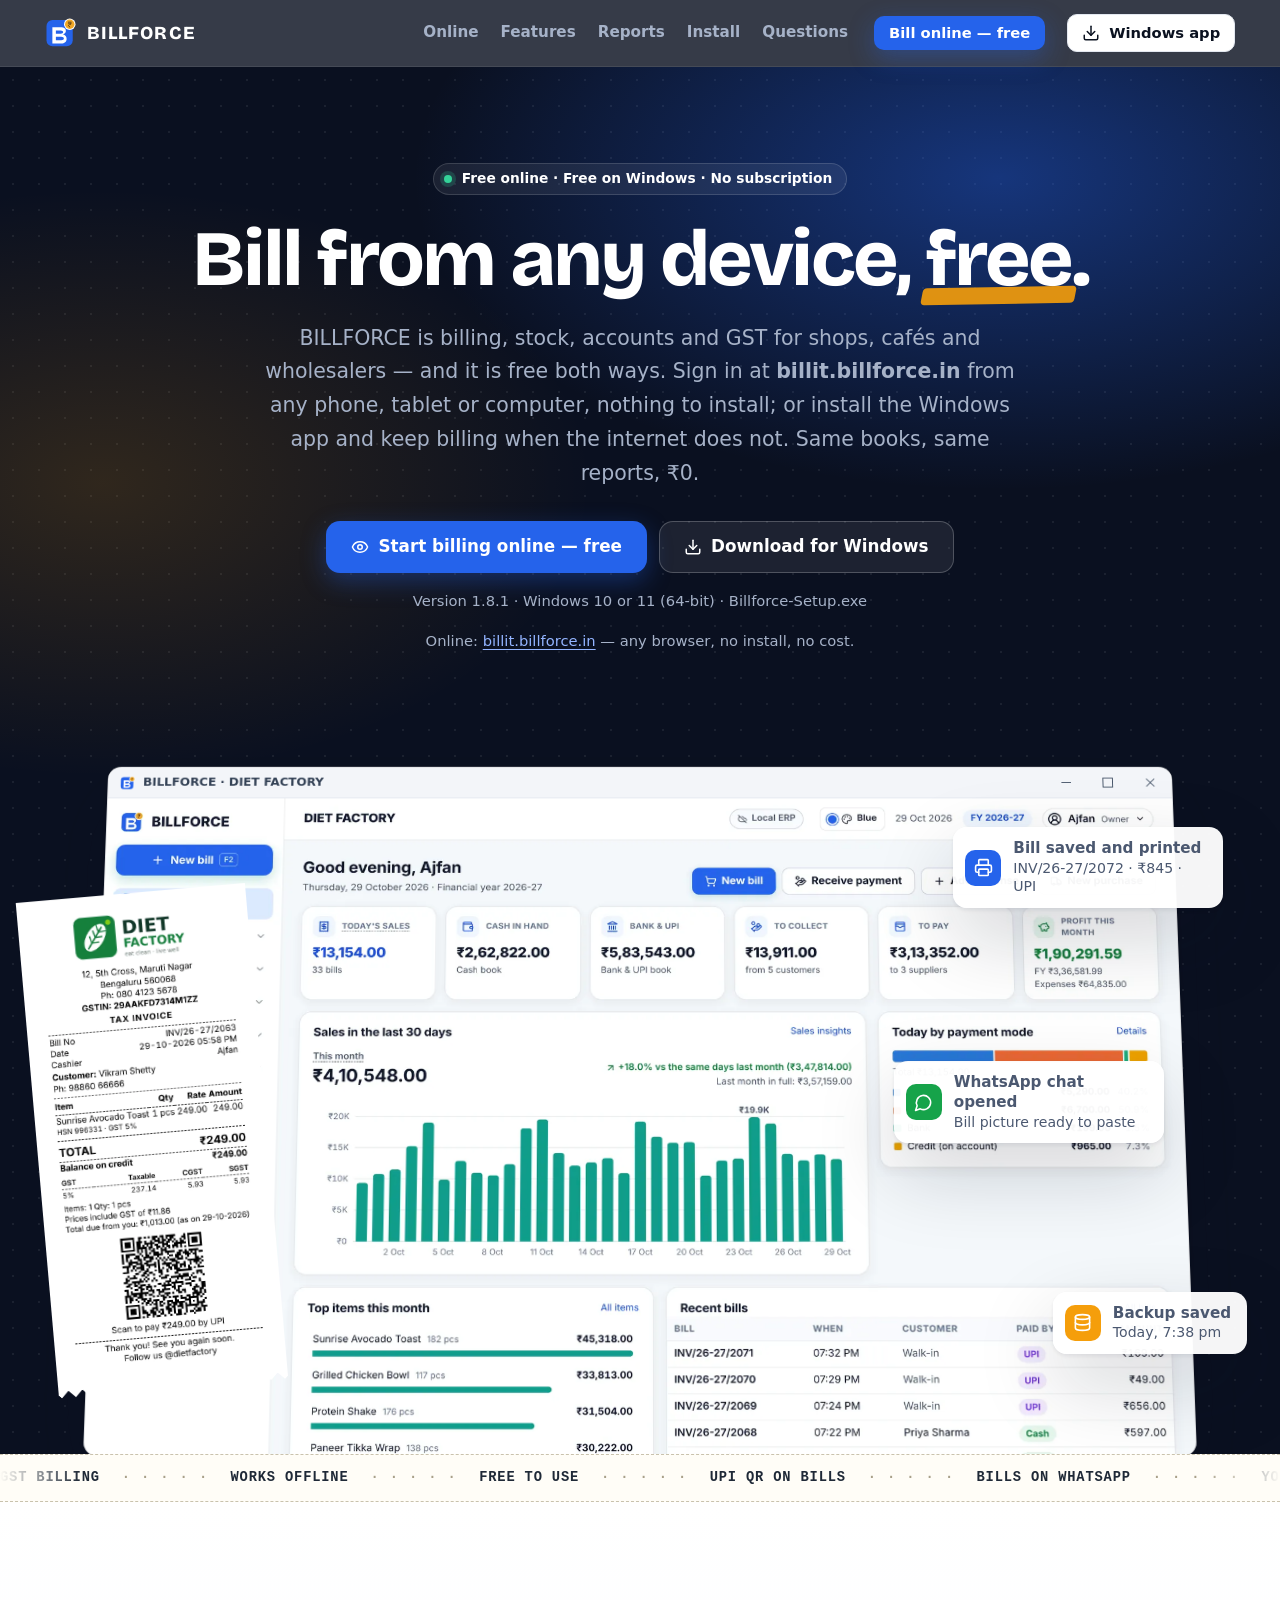
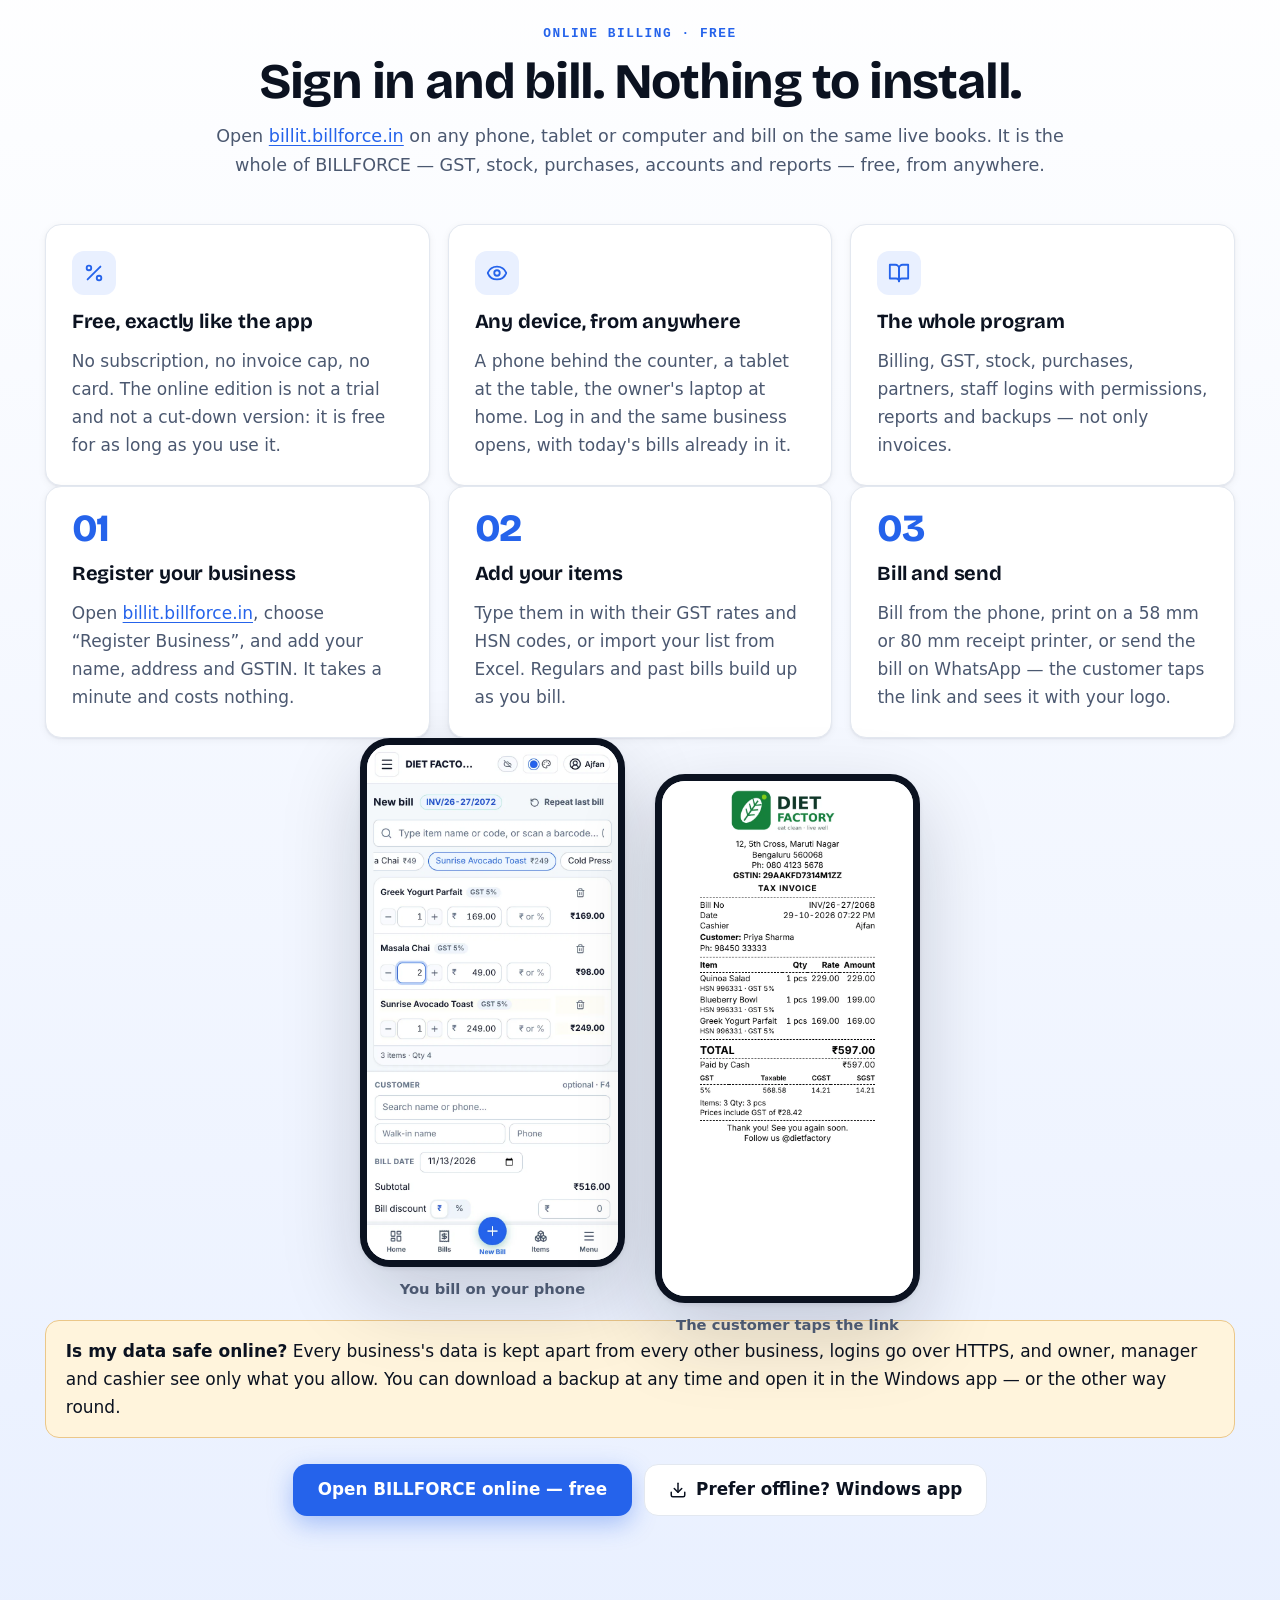
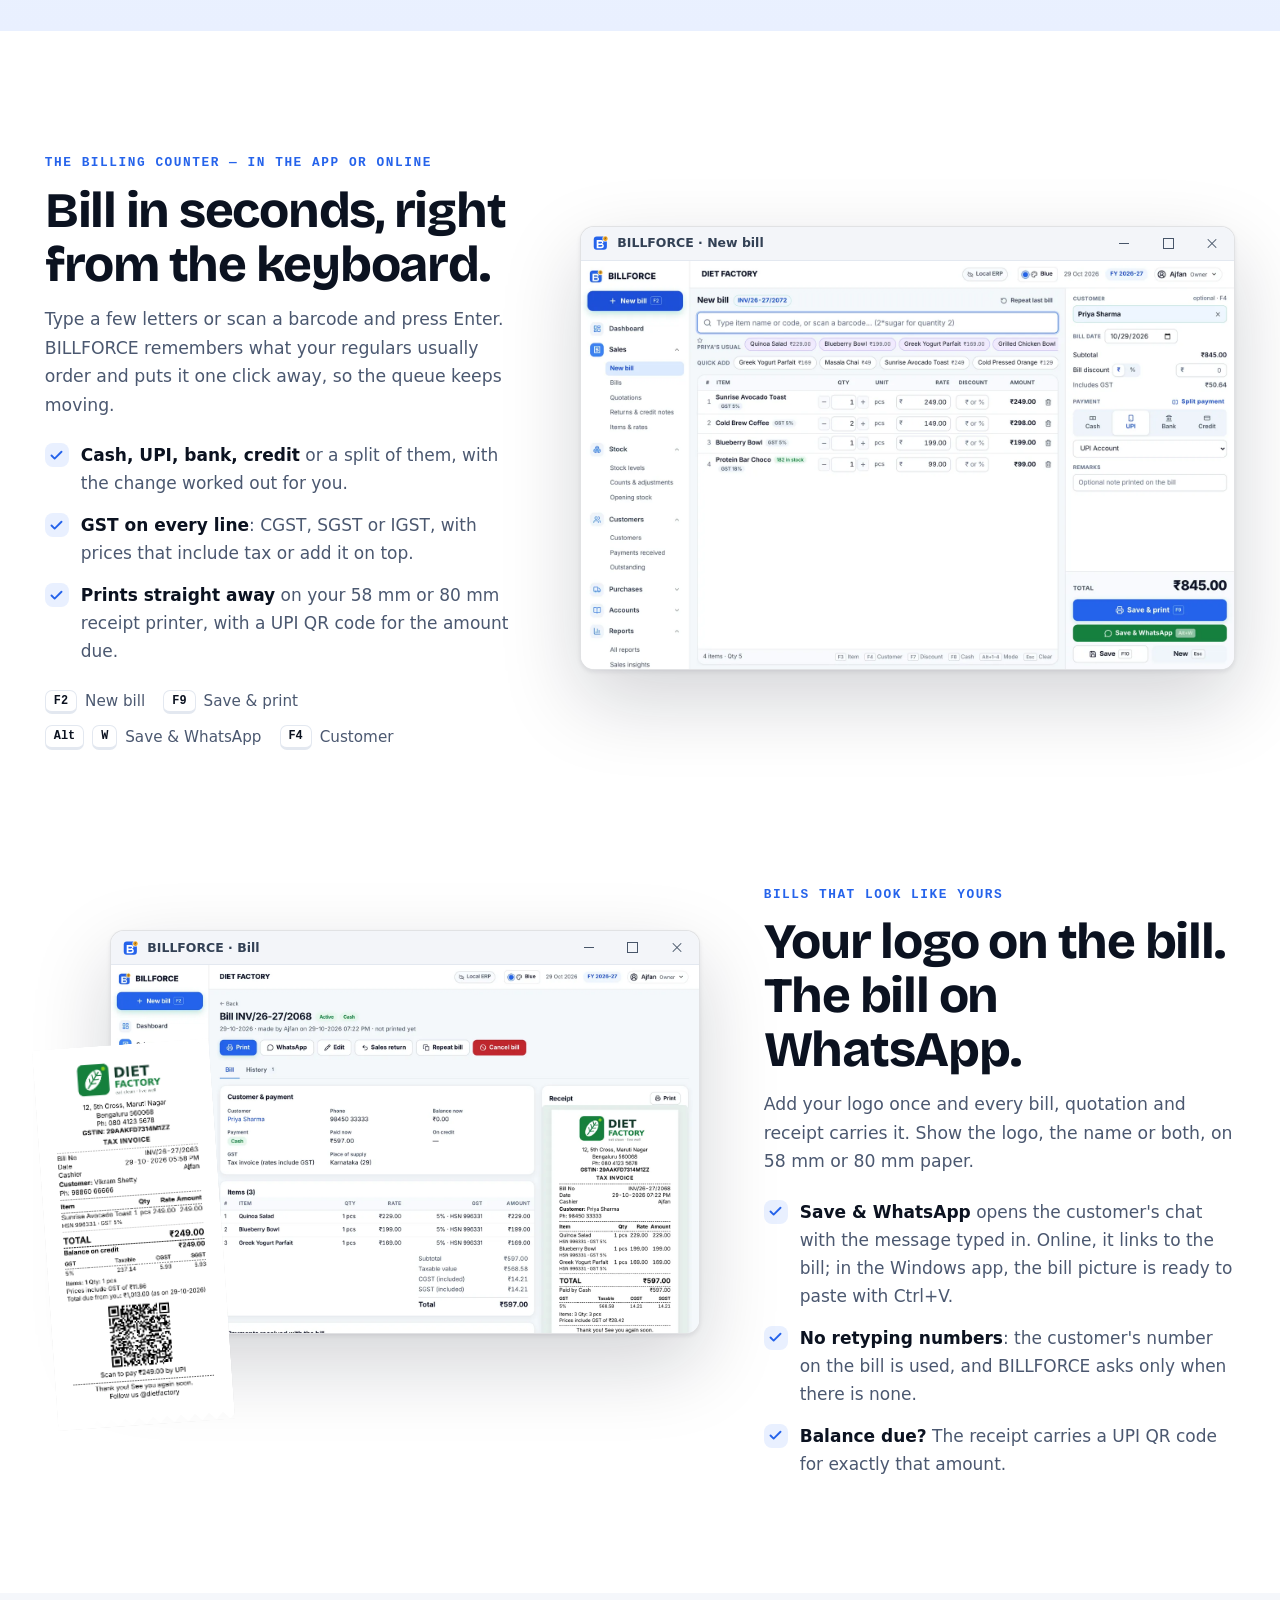
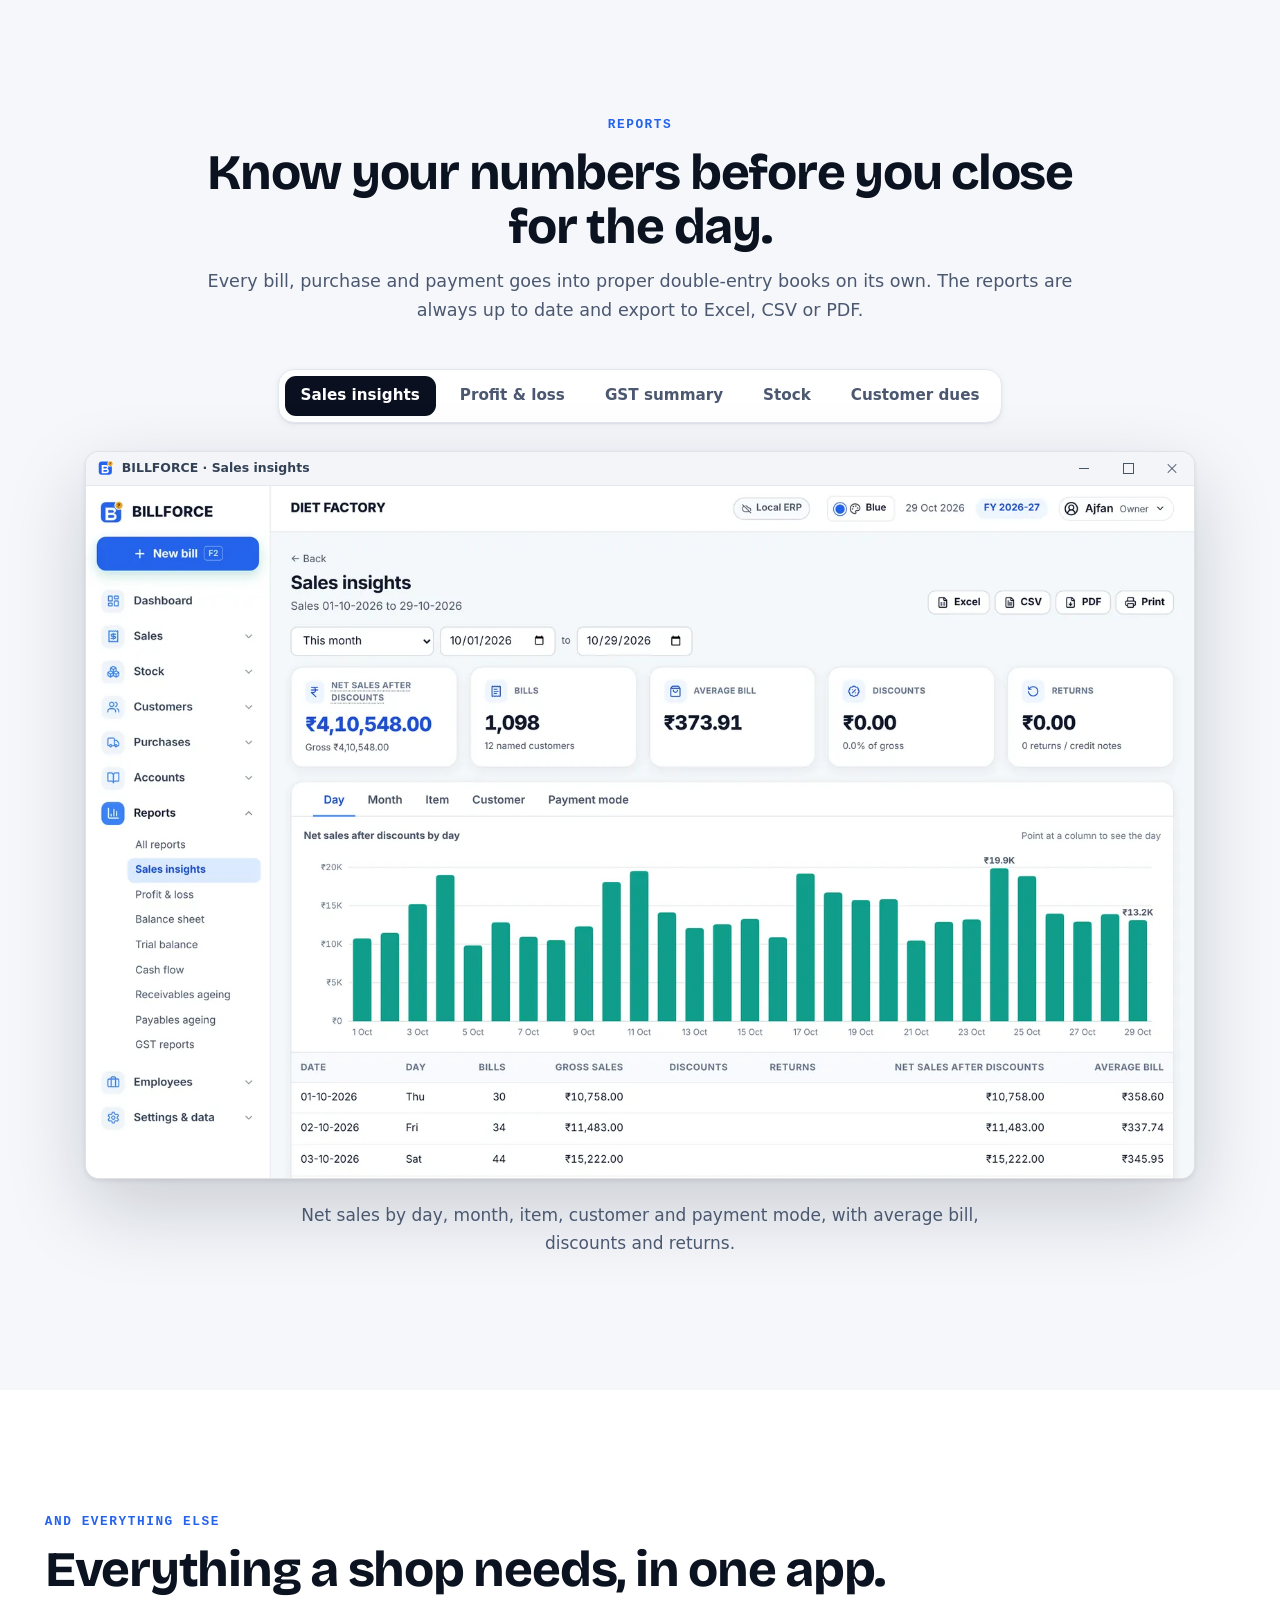
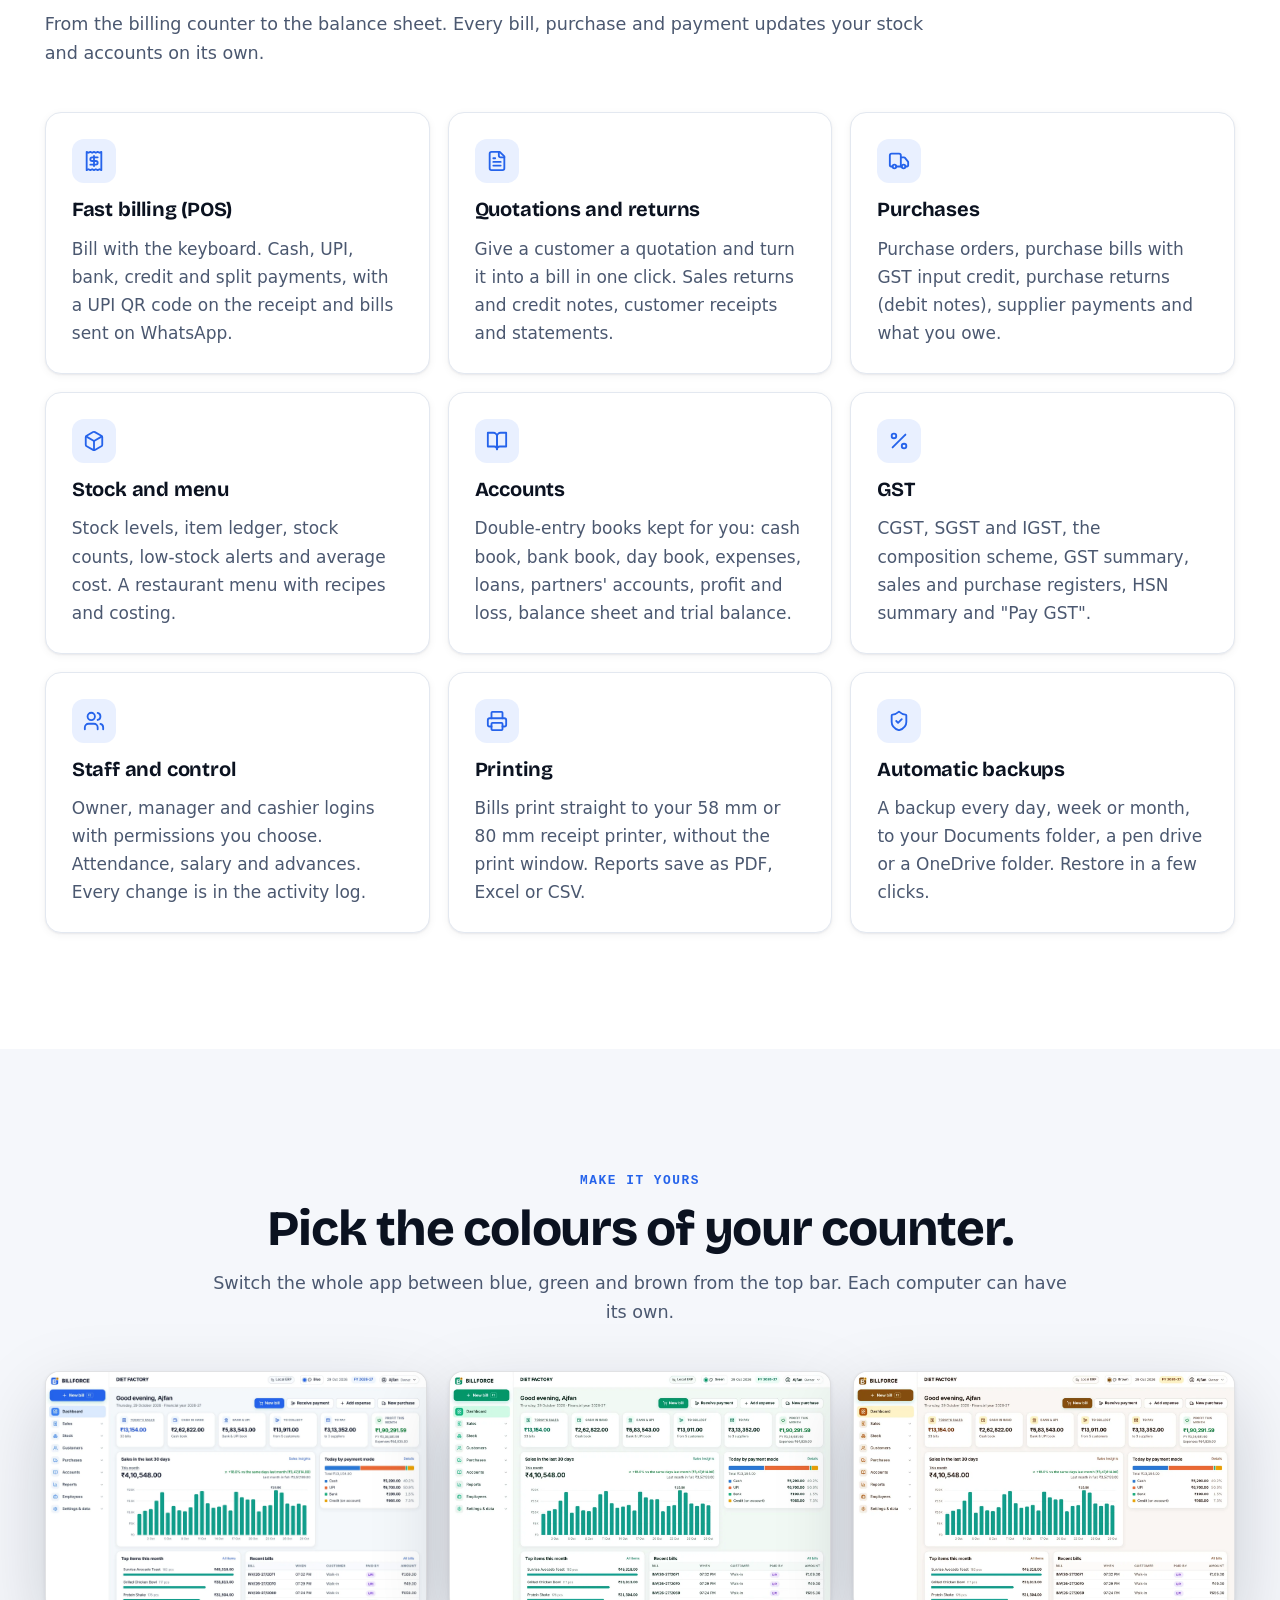
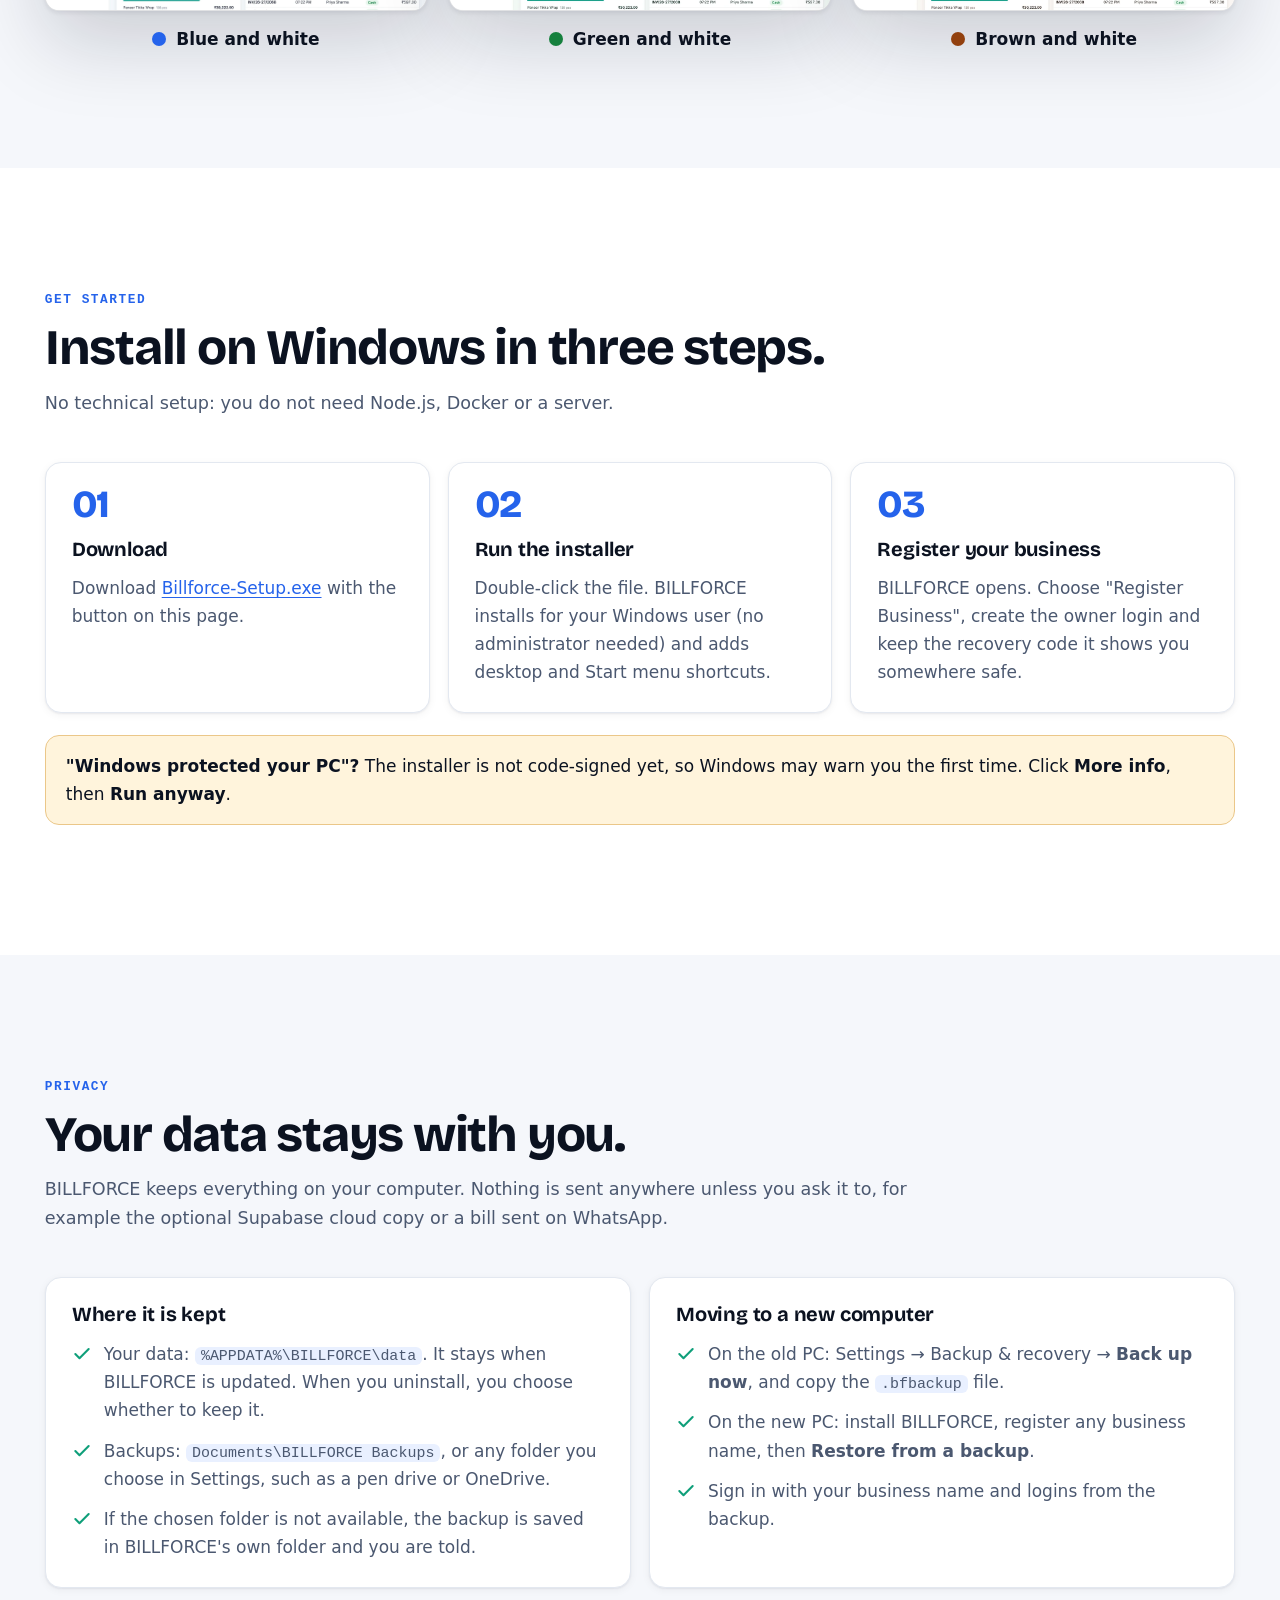
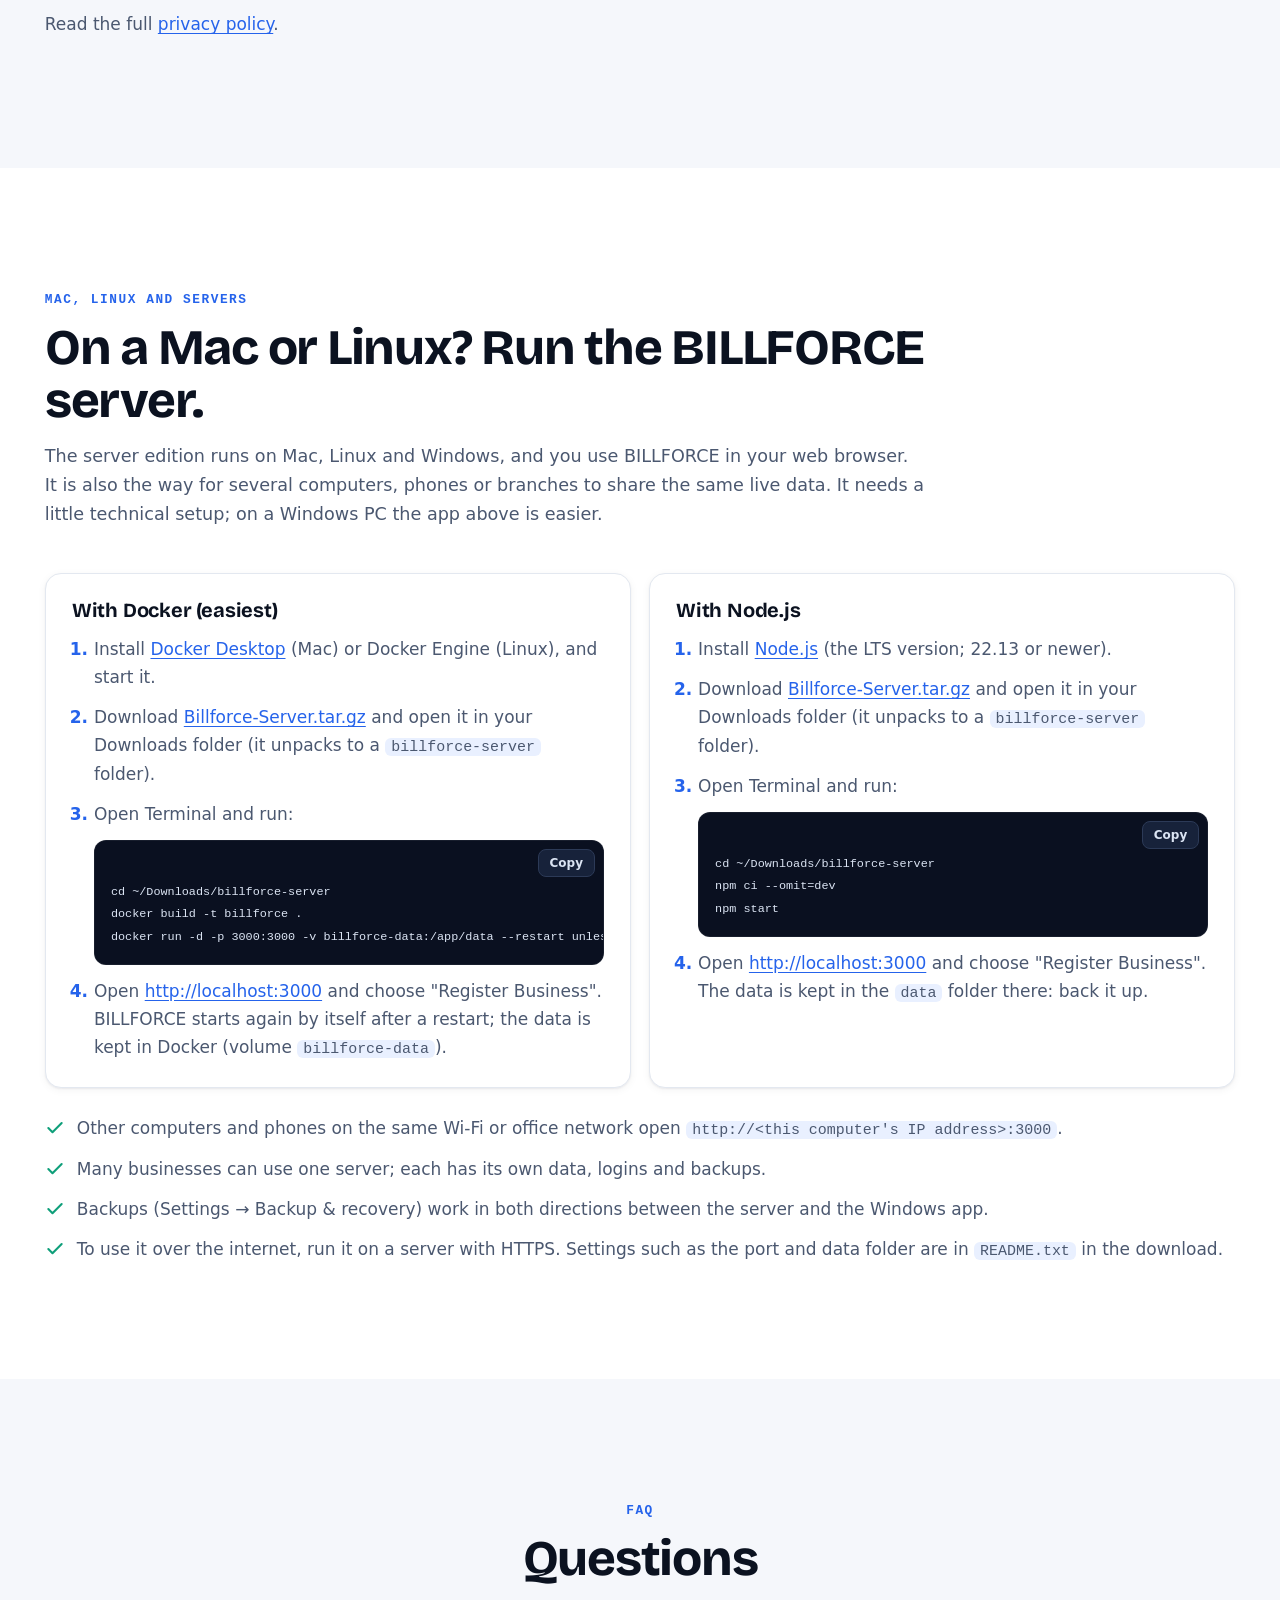
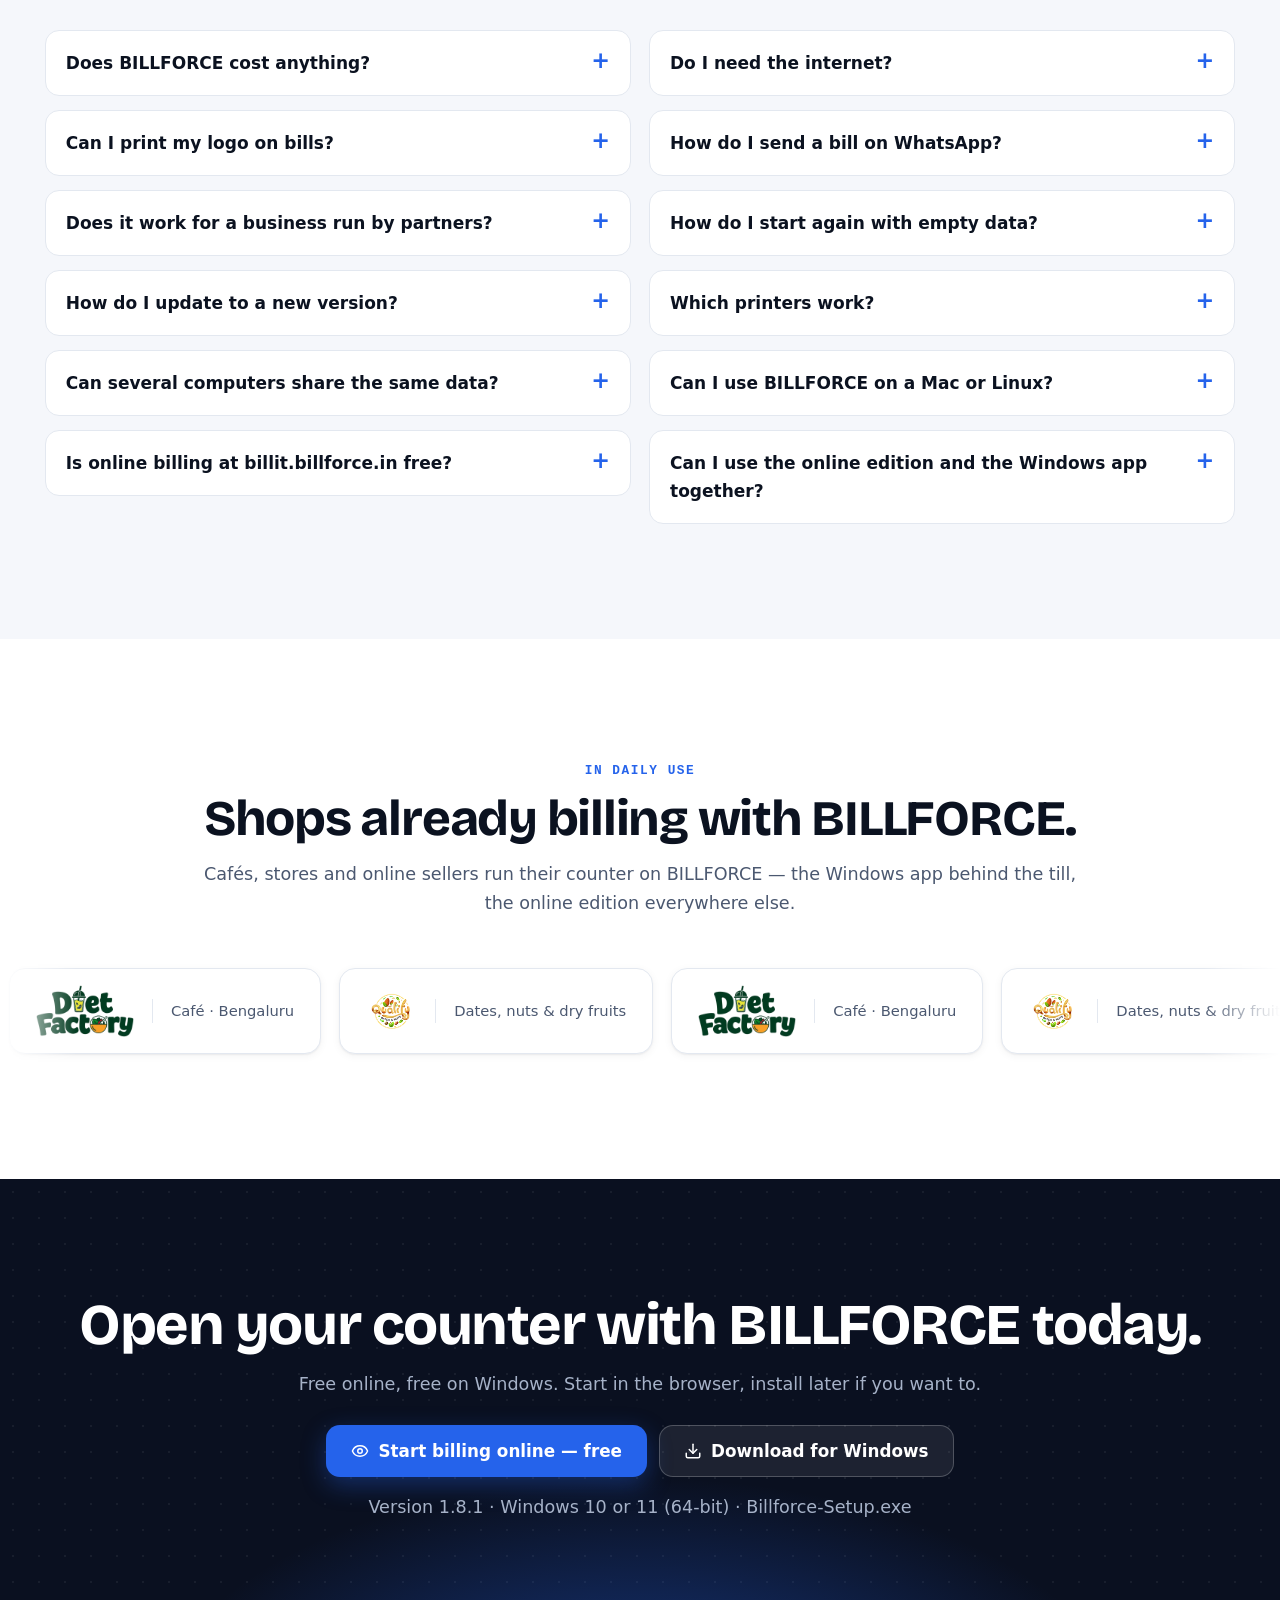
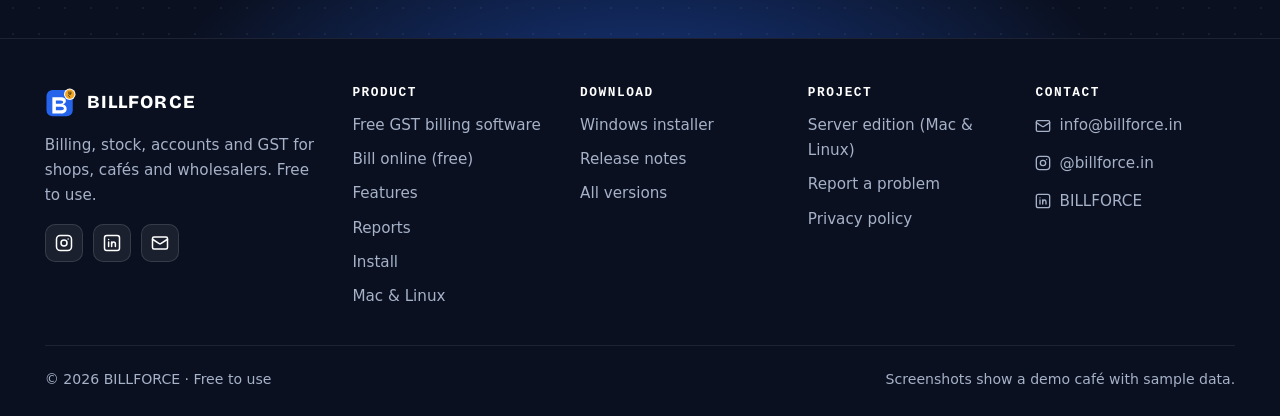
<file: index.html>
<!doctype html>
<html lang="en-IN">
<head>
  <meta charset="utf-8">
  <meta name="viewport" content="width=device-width, initial-scale=1">

  <title>Free Online &amp; Offline GST Billing Software · BILLFORCE</title>
  <meta name="description" content="Free GST billing online from any phone or computer, or offline on Windows. Bills, stock, accounts and GST reports — one free app, no subscription.">
  <meta name="robots" content="index, follow, max-image-preview:large, max-snippet:-1">
  <meta name="theme-color" content="#0a1020">

  <link rel="canonical" href="https://billforce.in/">
  <link rel="icon" type="image/svg+xml" href="./icon.svg">
  <link rel="apple-touch-icon" href="./icon.png">
  <link rel="preload" href="./fonts/bricolage-grotesque.woff2" as="font" type="font/woff2" crossorigin>

  <!-- Open Graph -->
  <meta property="og:site_name" content="BILLFORCE">
  <meta property="og:locale" content="en_IN">
  <meta property="og:url" content="https://billforce.in/">
  <meta property="og:type" content="website">
  <meta property="og:title" content="Bill online free, or offline on Windows · BILLFORCE">
  <meta property="og:description" content="Free GST billing online from any phone or computer, or offline on Windows. Bills, stock, accounts and GST reports — one free app, no subscription.">
  <meta property="og:image" content="https://billforce.in/screens/og.jpg">
  <meta property="og:image:type" content="image/jpeg">
  <meta property="og:image:width" content="1200">
  <meta property="og:image:height" content="630">
  <meta property="og:image:alt" content="The BILLFORCE dashboard showing today's sales, cash and bank balances and a 30-day sales chart.">

  <!-- Twitter -->
  <meta name="twitter:card" content="summary_large_image">
  <meta name="twitter:title" content="Bill online free, or offline on Windows · BILLFORCE">
  <meta name="twitter:description" content="Free GST billing online from any phone or computer, or offline on Windows. Bills, stock, accounts and GST reports — one free app, no subscription.">
  <meta name="twitter:image" content="https://billforce.in/screens/og.jpg">
  <meta name="twitter:image:alt" content="The BILLFORCE dashboard showing today's sales, cash and bank balances and a 30-day sales chart.">

  <link rel="stylesheet" href="./styles.css">
  <script>document.documentElement.classList.add('js');</script>

  <script type="application/ld+json">
  {
    "@context": "https://schema.org",
    "@graph": [
      {
        "@type": "Organization",
        "@id": "https://billforce.in/#organization",
        "name": "BILLFORCE",
        "url": "https://billforce.in/",
        "logo": {
          "@type": "ImageObject",
          "url": "https://billforce.in/icon.png",
          "width": 512,
          "height": 512
        },
        "email": "info@billforce.in",
        "sameAs": [
          "https://www.instagram.com/billforce.in/",
          "https://www.linkedin.com/company/billforce/",
          "https://github.com/ajfan6T/billforce-releases"
        ]
      },
      {
        "@type": "WebSite",
        "@id": "https://billforce.in/#website",
        "url": "https://billforce.in/",
        "name": "BILLFORCE",
        "inLanguage": "en-IN",
        "publisher": { "@id": "https://billforce.in/#organization" }
      },
      {
        "@type": "SoftwareApplication",
        "@id": "https://billforce.in/#software",
        "name": "BILLFORCE",
        "alternateName": "BILLFORCE billing, stock, accounts and GST software",
        "description": "BILLFORCE is free billing, stock, accounts and GST software for shops, cafés and wholesalers. Bill online at billit.billforce.in from any phone, tablet or computer, or install the Windows app and work offline; both are free.",
        "url": "https://billforce.in/",
        "applicationCategory": "BusinessApplication",
        "applicationSubCategory": "Point of sale and GST billing",
        "operatingSystem": "Windows 10, Windows 11 (64-bit)",
        "softwareVersion": "1.8.1",
        "inLanguage": "en-IN",
        "image": "https://billforce.in/screens/dashboard.webp",
        "screenshot": "https://billforce.in/screens/dashboard.webp",
        "featureList": [
          "GST billing with CGST, SGST and IGST",
          "Offline billing, stock and accounts",
          "Cash, UPI, bank, credit and split payments",
          "UPI QR code on every bill",
          "Bills sent on WhatsApp",
          "58 mm and 80 mm receipt printing",
          "Purchases, quotations, sales returns and credit notes",
          "Double-entry accounts, profit and loss, balance sheet, trial balance",
          "Stock levels, item ledger and low-stock alerts",
          "Staff logins with permissions",
          "Automatic backups to a folder, pen drive or OneDrive",
          "Excel, CSV and PDF exports"
        ],
        "offers": {
          "@type": "Offer",
          "price": "0",
          "priceCurrency": "INR",
          "availability": "https://schema.org/InStock",
          "url": "https://billforce.in/"
        },
        "publisher": { "@id": "https://billforce.in/#organization" }
      },
      {
        "@type": "FAQPage",
        "@id": "https://billforce.in/#faq",
        "mainEntity": [
          {
            "@type": "Question",
            "name": "Does BILLFORCE cost anything?",
            "acceptedAnswer": { "@type": "Answer", "text": "No. BILLFORCE is free to download and use." }
          },
          {
            "@type": "Question",
            "name": "Do I need the internet?",
            "acceptedAnswer": { "@type": "Answer", "text": "Not for the Windows app: billing, stock, accounts, printing and backups all work offline. The internet is only needed to download BILLFORCE, to send bills on WhatsApp and, if you turn it on, for the optional Supabase cloud copy. Online billing at billit.billforce.in works from any phone or computer with the internet." }
          },
          {
            "@type": "Question",
            "name": "Can I print my logo on bills?",
            "acceptedAnswer": { "@type": "Answer", "text": "Yes. Add it in Settings, Business, next to the business name, and choose what the top of the bill shows: logo and name, logo only (when your logo already has the name in it) or name only." }
          },
          {
            "@type": "Question",
            "name": "How do I send a bill on WhatsApp?",
            "acceptedAnswer": { "@type": "Answer", "text": "Press Save and WhatsApp (Alt+W) on the billing screen, or WhatsApp on a saved bill. The customer's chat opens with a short message typed in. With online billing the message has a link the customer taps to see the bill, so just press Send. In the Windows app the bill picture is copied: click in the message box, press Ctrl+V, then Send." }
          },
          {
            "@type": "Question",
            "name": "Does it work for a business run by partners?",
            "acceptedAnswer": { "@type": "Answer", "text": "Yes. Add each partner with their share of profit in Accounts, Partners. Record what each one invests, expenses they pay from their own pocket and what they take out; BILLFORCE keeps every partner's balance and shares the profit by their ratio when the year is closed." }
          },
          {
            "@type": "Question",
            "name": "How do I start again with empty data?",
            "acceptedAnswer": { "@type": "Answer", "text": "The owner can use Reset data in Settings, Backup and recovery, with their password. Delete every bill and accounts entry and keep your items and customers, or delete everything. A safety backup is saved first, so you can undo it." }
          },
          {
            "@type": "Question",
            "name": "How do I update to a new version?",
            "acceptedAnswer": { "@type": "Answer", "text": "Download the new Billforce-Setup.exe from the website and run it. Your data and backups are kept." }
          },
          {
            "@type": "Question",
            "name": "Which printers work?",
            "acceptedAnswer": { "@type": "Answer", "text": "Any printer installed in Windows, including 58 mm and 80 mm thermal receipt printers. Choose yours in Settings, Receipt and printer and bills print straight to it." }
          },
          {
            "@type": "Question",
            "name": "Can several computers share the same data?",
            "acceptedAnswer": { "@type": "Answer", "text": "Yes: sign in at billit.billforce.in from every phone and computer, and they all work on the same books. You can also run your own server edition: run it on one computer or a server and open BILLFORCE in the browser of the others. The Windows app keeps its data on one PC." }
          },
          {
            "@type": "Question",
            "name": "Can I use BILLFORCE on a Mac or Linux?",
            "acceptedAnswer": { "@type": "Answer", "text": "Yes. Run the BILLFORCE server edition (with Docker or Node.js) and use it in your web browser." }
          },
          {
            "@type": "Question",
            "name": "Is online billing at billit.billforce.in free?",
            "acceptedAnswer": { "@type": "Answer", "text": "Yes. The online edition is free, with no subscription, no invoice cap and no card, and it is the whole program: billing, GST, stock, purchases, accounts, staff logins and reports." }
          },
          {
            "@type": "Question",
            "name": "Can I use the online edition and the Windows app together?",
            "acceptedAnswer": { "@type": "Answer", "text": "Yes. Both use the same backup, so you can download a backup online and open it in the Windows app, or the other way round." }
          }
        ]
      }
    ]
  }
  </script>
</head>
<body>
  <svg width="0" height="0" style="position:absolute" aria-hidden="true" focusable="false">
    <symbol id="i-download" viewBox="0 0 24 24"><path d="M21 15v4a2 2 0 0 1-2 2H5a2 2 0 0 1-2-2v-4"/><polyline points="7 10 12 15 17 10"/><line x1="12" x2="12" y1="15" y2="3"/></symbol>
    <symbol id="i-instagram" viewBox="0 0 24 24"><rect x="2" y="2" width="20" height="20" rx="5"/><circle cx="12" cy="12" r="4"/><line x1="17.5" x2="17.51" y1="6.5" y2="6.5"/></symbol>
    <symbol id="i-linkedin" viewBox="0 0 24 24"><rect x="2" y="2" width="20" height="20" rx="3"/><line x1="7.5" x2="7.5" y1="10.5" y2="16.5"/><line x1="7.5" x2="7.51" y1="7.2" y2="7.2"/><path d="M11.5 16.5v-6"/><path d="M11.5 13a2.5 2.5 0 0 1 5 0v3.5"/></symbol>
    <symbol id="i-mail" viewBox="0 0 24 24"><rect x="2" y="4" width="20" height="16" rx="2"/><path d="m22 7-8.97 5.7a1.94 1.94 0 0 1-2.06 0L2 7"/></symbol>
    <symbol id="i-check" viewBox="0 0 24 24"><path d="M20 6 9 17l-5-5"/></symbol>
    <symbol id="i-eye" viewBox="0 0 24 24"><path d="M2.062 12.348a1 1 0 0 1 0-.696 10.75 10.75 0 0 1 19.876 0 1 1 0 0 1 0 .696 10.75 10.75 0 0 1-19.876 0"/><circle cx="12" cy="12" r="3"/></symbol>
    <symbol id="i-receipt" viewBox="0 0 24 24"><path d="M4 2v20l2-1 2 1 2-1 2 1 2-1 2 1 2-1 2 1V2l-2 1-2-1-2 1-2-1-2 1-2-1-2 1Z"/><path d="M16 8h-6a2 2 0 1 0 0 4h4a2 2 0 1 1 0 4H8"/><path d="M12 17.5v-11"/></symbol>
    <symbol id="i-file" viewBox="0 0 24 24"><path d="M15 2H6a2 2 0 0 0-2 2v16a2 2 0 0 0 2 2h12a2 2 0 0 0 2-2V7Z"/><path d="M14 2v4a2 2 0 0 0 2 2h4"/><path d="M16 13H8"/><path d="M16 17H8"/><path d="M10 9H8"/></symbol>
    <symbol id="i-truck" viewBox="0 0 24 24"><path d="M14 18V6a2 2 0 0 0-2-2H4a2 2 0 0 0-2 2v11a1 1 0 0 0 1 1h2"/><path d="M15 18H9"/><path d="M19 18h2a1 1 0 0 0 1-1v-3.65a1 1 0 0 0-.22-.62l-3.48-4.35A1 1 0 0 0 17.52 8H14"/><circle cx="17" cy="18" r="2"/><circle cx="7" cy="18" r="2"/></symbol>
    <symbol id="i-box" viewBox="0 0 24 24"><path d="M21 8a2 2 0 0 0-1-1.73l-7-4a2 2 0 0 0-2 0l-7 4A2 2 0 0 0 3 8v8a2 2 0 0 0 1 1.73l7 4a2 2 0 0 0 2 0l7-4A2 2 0 0 0 21 16Z"/><path d="m3.3 7 8.7 5 8.7-5"/><path d="M12 22V12"/></symbol>
    <symbol id="i-book" viewBox="0 0 24 24"><path d="M2 3h6a4 4 0 0 1 4 4v14a3 3 0 0 0-3-3H2z"/><path d="M22 3h-6a4 4 0 0 0-4 4v14a3 3 0 0 1 3-3h7z"/></symbol>
    <symbol id="i-percent" viewBox="0 0 24 24"><line x1="19" x2="5" y1="5" y2="19"/><circle cx="6.5" cy="6.5" r="2.5"/><circle cx="17.5" cy="17.5" r="2.5"/></symbol>
    <symbol id="i-users" viewBox="0 0 24 24"><path d="M16 21v-2a4 4 0 0 0-4-4H6a4 4 0 0 0-4 4v2"/><circle cx="9" cy="7" r="4"/><path d="M22 21v-2a4 4 0 0 0-3-3.87"/><path d="M16 3.13a4 4 0 0 1 0 7.75"/></symbol>
    <symbol id="i-shield" viewBox="0 0 24 24"><path d="M20 13c0 5-3.5 7.5-7.66 8.95a1 1 0 0 1-.67-.01C7.5 20.5 4 18 4 13V6a1 1 0 0 1 1-1c2 0 4.5-1.2 6.24-2.72a1.17 1.17 0 0 1 1.52 0C14.51 3.81 17 5 19 5a1 1 0 0 1 1 1z"/><path d="m9 12 2 2 4-4"/></symbol>
    <symbol id="i-printer" viewBox="0 0 24 24"><path d="M6 18H4a2 2 0 0 1-2-2v-5a2 2 0 0 1 2-2h16a2 2 0 0 1 2 2v5a2 2 0 0 1-2 2h-2"/><path d="M6 9V3a1 1 0 0 1 1-1h10a1 1 0 0 1 1 1v6"/><rect x="6" y="14" width="12" height="8" rx="1"/></symbol>
    <symbol id="i-message" viewBox="0 0 24 24"><path d="M7.9 20A9 9 0 1 0 4 16.1L2 22Z"/></symbol>
    <symbol id="i-database" viewBox="0 0 24 24"><ellipse cx="12" cy="5" rx="9" ry="3"/><path d="M3 5V19A9 3 0 0 0 21 19V5"/><path d="M3 12A9 3 0 0 0 21 12"/></symbol>
  </svg>

  <a class="skip" href="#main">Skip to content</a>

  <header class="top">
    <div class="wrap">
      <a class="brand" href="./" aria-label="BILLFORCE home"><img src="./icon.svg" alt="" width="32" height="32">BILLFORCE</a>
      <nav class="nav" aria-label="Sections">
        <a href="#online">Online</a>
        <a href="#features">Features</a>
        <a href="#tour">Reports</a>
        <a href="#install">Install</a>
        <a href="#faq">Questions</a>
      </nav>
      <a class="btn btn-primary btn-sm" href="https://billit.billforce.in/">Bill online — free</a>
      <a class="btn btn-ghost btn-sm" href="https://github.com/ajfan6T/billforce-releases/releases/latest/download/Billforce-Setup.exe">
        <svg class="icon" aria-hidden="true"><use href="#i-download"/></svg>Windows app
      </a>
    </div>
  </header>

  <main id="main">
    <section class="hero" aria-labelledby="hero-title">
      <div class="wrap">
        <div class="hero-copy">
          <span class="eyebrow"><span class="dot" aria-hidden="true"></span>Free online · Free on Windows · No subscription</span>
          <h1 id="hero-title">Bill from any device, <span class="mark">free</span>.</h1>
          <p class="lead">BILLFORCE is billing, stock, accounts and GST for shops, cafés and wholesalers — and it is free both ways. Sign in at <b>billit.billforce.in</b> from any phone, tablet or computer, nothing to install; or install the Windows app and keep billing when the internet does not. Same books, same reports, ₹0.</p>
          <div class="actions">
            <a class="btn btn-primary btn-lg" href="https://billit.billforce.in/">
              <svg class="icon" aria-hidden="true"><use href="#i-eye"/></svg>Start billing online — free
            </a>
            <a class="btn btn-light btn-lg" href="https://github.com/ajfan6T/billforce-releases/releases/latest/download/Billforce-Setup.exe">
              <svg class="icon" aria-hidden="true"><use href="#i-download"/></svg>Download for Windows
            </a>
          </div>
          <p class="release" data-release>Version 1.8.1 · Windows 10 or 11 (64-bit) · Billforce-Setup.exe</p>
          <p class="release">Online: <a href="https://billit.billforce.in/">billit.billforce.in</a> — any browser, no install, no cost.</p>
        </div>

        <div class="stage">
          <div class="window">
            <div class="window-bar" aria-hidden="true"><img src="./icon.svg" alt="">BILLFORCE · DIET FACTORY<span class="controls"><i></i><i></i><i></i></span></div>
            <img class="screen" src="./screens/dashboard.webp" width="1920" height="1200" fetchpriority="high"
              alt="The BILLFORCE dashboard of a café on a Thursday evening: today's sales ₹13,154 from 33 bills, cash and bank balances, money to collect and to pay, profit this month, a 30-day sales chart, today's sales by payment mode, top items and recent bills.">
          </div>
          <div class="paper"><img src="./screens/receipt.webp" width="620" height="1362" alt="A printed BILLFORCE receipt with the café's logo, GSTIN, items, GST table, the balance on credit and a UPI QR code to pay it."></div>
          <div class="chip chip-1" aria-hidden="true"><span class="badge"><svg class="icon"><use href="#i-printer"/></svg></span><span><b>Bill saved and printed</b>INV/26-27/2072 · ₹845 · UPI</span></div>
          <div class="chip chip-2" aria-hidden="true"><span class="badge"><svg class="icon"><use href="#i-message"/></svg></span><span><b>WhatsApp chat opened</b>Bill picture ready to paste</span></div>
          <div class="chip chip-3" aria-hidden="true"><span class="badge"><svg class="icon"><use href="#i-database"/></svg></span><span><b>Backup saved</b>Today, 7:38 pm</span></div>
        </div>
      </div>
    </section>

    <div class="tape" aria-label="What BILLFORCE does">
      <div class="tape-track">
        <ul>
          <li>GST billing</li><li>Works offline</li><li>Free to use</li><li>UPI QR on bills</li><li>Bills on WhatsApp</li><li>Your logo on bills</li><li>58 mm and 80 mm printers</li><li>Stock and purchases</li><li>Double-entry accounts</li><li>Automatic backups</li><li>Staff logins</li><li>Excel · CSV · PDF</li>
        </ul>
        <ul aria-hidden="true">
          <li>GST billing</li><li>Works offline</li><li>Free to use</li><li>UPI QR on bills</li><li>Bills on WhatsApp</li><li>Your logo on bills</li><li>58 mm and 80 mm printers</li><li>Stock and purchases</li><li>Double-entry accounts</li><li>Automatic backups</li><li>Staff logins</li><li>Excel · CSV · PDF</li>
        </ul>
      </div>
    </div>

    <section id="online" class="online" aria-labelledby="online-title">
      <div class="wrap">
        <div class="section-head center">
          <span class="kicker">Online billing · free</span>
          <h2 id="online-title">Sign in and bill. Nothing to install.</h2>
          <p>Open <a href="https://billit.billforce.in/">billit.billforce.in</a> on any phone, tablet or computer and bill on the same live books. It is the whole of BILLFORCE — GST, stock, purchases, accounts and reports — free, from anywhere.</p>
        </div>
        <div class="grid">
          <article class="card">
            <span class="icon-box"><svg class="icon" aria-hidden="true"><use href="#i-percent"/></svg></span>
            <h3>Free, exactly like the app</h3>
            <p>No subscription, no invoice cap, no card. The online edition is not a trial and not a cut-down version: it is free for as long as you use it.</p>
          </article>
          <article class="card">
            <span class="icon-box"><svg class="icon" aria-hidden="true"><use href="#i-eye"/></svg></span>
            <h3>Any device, from anywhere</h3>
            <p>A phone behind the counter, a tablet at the table, the owner's laptop at home. Log in and the same business opens, with today's bills already in it.</p>
          </article>
          <article class="card">
            <span class="icon-box"><svg class="icon" aria-hidden="true"><use href="#i-book"/></svg></span>
            <h3>The whole program</h3>
            <p>Billing, GST, stock, purchases, partners, staff logins with permissions, reports and backups — not only invoices.</p>
          </article>
        </div>
        <ol class="steps">
          <li class="card">
            <h3>Register your business</h3>
            <p>Open <a href="https://billit.billforce.in/">billit.billforce.in</a>, choose “Register Business”, and add your name, address and GSTIN. It takes a minute and costs nothing.</p>
          </li>
          <li class="card">
            <h3>Add your items</h3>
            <p>Type them in with their GST rates and HSN codes, or import your list from Excel. Regulars and past bills build up as you bill.</p>
          </li>
          <li class="card">
            <h3>Bill and send</h3>
            <p>Bill from the phone, print on a 58 mm or 80 mm receipt printer, or send the bill on WhatsApp — the customer taps the link and sees it with your logo.</p>
          </li>
        </ol>
        <div class="phones">
          <figure class="phone">
            <img src="./screens/phone-billing.webp" width="780" height="1600" loading="lazy" alt="BILLFORCE online on a phone: a new bill with three items as cards, each with quantity buttons, rate, discount and amount, and the customer and bill date below.">
            <figcaption>You bill on your phone</figcaption>
          </figure>
          <figure class="phone">
            <img src="./screens/phone-bill-link.webp" width="780" height="1600" loading="lazy" alt="The bill as the customer sees it after tapping the link in WhatsApp: the café's logo, address, GSTIN, the items, total and GST.">
            <figcaption>The customer taps the link</figcaption>
          </figure>
        </div>
        <p class="note"><strong>Is my data safe online?</strong> Every business's data is kept apart from every other business, logins go over HTTPS, and owner, manager and cashier see only what you allow. You can download a backup at any time and open it in the Windows app — or the other way round.</p>
        <div class="center-actions">
          <a class="btn btn-primary btn-lg" href="https://billit.billforce.in/">Open BILLFORCE online — free</a>
          <a class="btn btn-ghost btn-lg" href="https://github.com/ajfan6T/billforce-releases/releases/latest/download/Billforce-Setup.exe">
            <svg class="icon" aria-hidden="true"><use href="#i-download"/></svg>Prefer offline? Windows app
          </a>
        </div>
      </div>
    </section>

    <section id="features" aria-label="Features">
      <div class="wrap">
        <article class="story">
          <div class="story-copy">
            <span class="kicker">The billing counter — in the app or online</span>
            <h2>Bill in seconds, right from the keyboard.</h2>
            <p>Type a few letters or scan a barcode and press Enter. BILLFORCE remembers what your regulars usually order and puts it one click away, so the queue keeps moving.</p>
            <ul class="points">
              <li><span class="tick"><svg class="icon" aria-hidden="true"><use href="#i-check"/></svg></span><span><b>Cash, UPI, bank, credit</b> or a split of them, with the change worked out for you.</span></li>
              <li><span class="tick"><svg class="icon" aria-hidden="true"><use href="#i-check"/></svg></span><span><b>GST on every line</b>: CGST, SGST or IGST, with prices that include tax or add it on top.</span></li>
              <li><span class="tick"><svg class="icon" aria-hidden="true"><use href="#i-check"/></svg></span><span><b>Prints straight away</b> on your 58 mm or 80 mm receipt printer, with a UPI QR code for the amount due.</span></li>
            </ul>
            <div class="keys" aria-label="Keyboard shortcuts">
              <span><kbd>F2</kbd> New bill</span>
              <span><kbd>F9</kbd> Save &amp; print</span>
              <span><kbd>Alt</kbd><kbd>W</kbd> Save &amp; WhatsApp</span>
              <span><kbd>F4</kbd> Customer</span>
            </div>
          </div>
          <div class="window">
            <div class="window-bar" aria-hidden="true"><img src="./icon.svg" alt="">BILLFORCE · New bill<span class="controls"><i></i><i></i><i></i></span></div>
            <img class="screen" src="./screens/billing.webp" width="1600" height="1000" loading="lazy"
              alt="The BILLFORCE billing screen: four items on a bill for a regular customer, her usual items as quick buttons, UPI selected as payment, a total of ₹845 and the Save & print, Save & WhatsApp and Save buttons.">
          </div>
        </article>

        <article class="story flip">
          <div class="story-copy">
            <span class="kicker">Bills that look like yours</span>
            <h2>Your logo on the bill. The bill on WhatsApp.</h2>
            <p>Add your logo once and every bill, quotation and receipt carries it. Show the logo, the name or both, on 58 mm or 80 mm paper.</p>
            <ul class="points">
              <li><span class="tick"><svg class="icon" aria-hidden="true"><use href="#i-check"/></svg></span><span><b>Save &amp; WhatsApp</b> opens the customer's chat with the message typed in. Online, it links to the bill; in the Windows app, the bill picture is ready to paste with Ctrl+V.</span></li>
              <li><span class="tick"><svg class="icon" aria-hidden="true"><use href="#i-check"/></svg></span><span><b>No retyping numbers</b>: the customer's number on the bill is used, and BILLFORCE asks only when there is none.</span></li>
              <li><span class="tick"><svg class="icon" aria-hidden="true"><use href="#i-check"/></svg></span><span><b>Balance due?</b> The receipt carries a UPI QR code for exactly that amount.</span></li>
            </ul>
          </div>
          <div class="duo">
            <div class="window">
              <div class="window-bar" aria-hidden="true"><img src="./icon.svg" alt="">BILLFORCE · Bill<span class="controls"><i></i><i></i><i></i></span></div>
              <img class="screen" src="./screens/bill-detail.webp" width="1600" height="1000" loading="lazy"
                alt="A saved bill in BILLFORCE with Print, WhatsApp, Edit, Sales return and Repeat bill buttons, the customer and payment, the items with GST, and the printed receipt with the café's logo beside it.">
            </div>
            <div class="paper"><img src="./screens/receipt.webp" width="620" height="1362" loading="lazy" alt="The same kind of receipt as a picture, the way it is sent on WhatsApp."></div>
          </div>
        </article>
      </div>
    </section>

    <section id="tour" class="alt" aria-labelledby="tour-title">
      <div class="wrap">
        <div class="section-head center">
          <span class="kicker">Reports</span>
          <h2 id="tour-title">Know your numbers before you close for the day.</h2>
          <p>Every bill, purchase and payment goes into proper double-entry books on its own. The reports are always up to date and export to Excel, CSV or PDF.</p>
        </div>
        <div class="tabs" role="tablist" aria-label="Reports">
          <button type="button" role="tab" id="tab-sales" aria-controls="panel-sales" aria-selected="true">Sales insights</button>
          <button type="button" role="tab" id="tab-pl" aria-controls="panel-pl" aria-selected="false" tabindex="-1">Profit &amp; loss</button>
          <button type="button" role="tab" id="tab-gst" aria-controls="panel-gst" aria-selected="false" tabindex="-1">GST summary</button>
          <button type="button" role="tab" id="tab-stock" aria-controls="panel-stock" aria-selected="false" tabindex="-1">Stock</button>
          <button type="button" role="tab" id="tab-dues" aria-controls="panel-dues" aria-selected="false" tabindex="-1">Customer dues</button>
        </div>
        <figure class="tour-panel" id="panel-sales" role="tabpanel" aria-labelledby="tab-sales">
          <div class="window"><div class="window-bar" aria-hidden="true"><img src="./icon.svg" alt="">BILLFORCE · Sales insights<span class="controls"><i></i><i></i><i></i></span></div>
            <img class="screen" src="./screens/sales-insights.webp" width="1600" height="1000" loading="lazy" alt="Sales insights for October: net sales ₹4,10,548 from 1,098 bills, an average bill of ₹373.91, and net sales by day as a chart and a table."></div>
          <figcaption>Net sales by day, month, item, customer and payment mode, with average bill, discounts and returns.</figcaption>
        </figure>
        <figure class="tour-panel" id="panel-pl" role="tabpanel" aria-labelledby="tab-pl" hidden>
          <div class="window"><div class="window-bar" aria-hidden="true"><img src="./icon.svg" alt="">BILLFORCE · Profit &amp; loss<span class="controls"><i></i><i></i><i></i></span></div>
            <img class="screen" src="./screens/profit-loss.webp" width="1600" height="1000" loading="lazy" alt="Profit and loss for this financial year: net sales, gross profit, purchases and expenses, net profit and net margin, with the trading account below."></div>
          <figcaption>Profit and loss for any period, with gross profit, net margin and a comparison with last year if you like.</figcaption>
        </figure>
        <figure class="tour-panel" id="panel-gst" role="tabpanel" aria-labelledby="tab-gst" hidden>
          <div class="window"><div class="window-bar" aria-hidden="true"><img src="./icon.svg" alt="">BILLFORCE · GST summary<span class="controls"><i></i><i></i><i></i></span></div>
            <img class="screen" src="./screens/gst.webp" width="1600" height="1000" loading="lazy" alt="The GST summary for September: output tax on sales split into CGST and SGST, input tax credit on purchases, and the tax payable."></div>
          <figcaption>Output tax, input tax credit and what to pay, ready for your GSTR-3B. Sales and purchase registers and the HSN summary too.</figcaption>
        </figure>
        <figure class="tour-panel" id="panel-stock" role="tabpanel" aria-labelledby="tab-stock" hidden>
          <div class="window"><div class="window-bar" aria-hidden="true"><img src="./icon.svg" alt="">BILLFORCE · Stock levels<span class="controls"><i></i><i></i><i></i></span></div>
            <img class="screen" src="./screens/stock.webp" width="1600" height="1000" loading="lazy" alt="Stock levels of packaged goods: quantity in stock, low-stock level, average cost, stock value and status for each item."></div>
          <figcaption>What is on the shelf, valued at average cost, with low-stock and out-of-stock alerts. Stock counts and adjustments in a few clicks.</figcaption>
        </figure>
        <figure class="tour-panel" id="panel-dues" role="tabpanel" aria-labelledby="tab-dues" hidden>
          <div class="window"><div class="window-bar" aria-hidden="true"><img src="./icon.svg" alt="">BILLFORCE · Customer outstanding<span class="controls"><i></i><i></i><i></i></span></div>
            <img class="screen" src="./screens/outstanding.webp" width="1600" height="1000" loading="lazy" alt="Customer outstanding: five customers who owe money, how much each owes, their last bill and payment, and days since they last paid."></div>
          <figcaption>Who owes you, how much, and how long since they last paid. Customer statements, receipts and credit limits are built in.</figcaption>
        </figure>
      </div>
    </section>

    <section aria-labelledby="all-title">
      <div class="wrap">
        <div class="section-head">
          <span class="kicker">And everything else</span>
          <h2 id="all-title">Everything a shop needs, in one app.</h2>
          <p>From the billing counter to the balance sheet. Every bill, purchase and payment updates your stock and accounts on its own.</p>
        </div>
        <div class="grid">
          <article class="card">
            <span class="icon-box"><svg class="icon" aria-hidden="true"><use href="#i-receipt"/></svg></span>
            <h3>Fast billing (POS)</h3>
            <p>Bill with the keyboard. Cash, UPI, bank, credit and split payments, with a UPI QR code on the receipt and bills sent on WhatsApp.</p>
          </article>
          <article class="card">
            <span class="icon-box"><svg class="icon" aria-hidden="true"><use href="#i-file"/></svg></span>
            <h3>Quotations and returns</h3>
            <p>Give a customer a quotation and turn it into a bill in one click. Sales returns and credit notes, customer receipts and statements.</p>
          </article>
          <article class="card">
            <span class="icon-box"><svg class="icon" aria-hidden="true"><use href="#i-truck"/></svg></span>
            <h3>Purchases</h3>
            <p>Purchase orders, purchase bills with GST input credit, purchase returns (debit notes), supplier payments and what you owe.</p>
          </article>
          <article class="card">
            <span class="icon-box"><svg class="icon" aria-hidden="true"><use href="#i-box"/></svg></span>
            <h3>Stock and menu</h3>
            <p>Stock levels, item ledger, stock counts, low-stock alerts and average cost. A restaurant menu with recipes and costing.</p>
          </article>
          <article class="card">
            <span class="icon-box"><svg class="icon" aria-hidden="true"><use href="#i-book"/></svg></span>
            <h3>Accounts</h3>
            <p>Double-entry books kept for you: cash book, bank book, day book, expenses, loans, partners' accounts, profit and loss, balance sheet and trial balance.</p>
          </article>
          <article class="card">
            <span class="icon-box"><svg class="icon" aria-hidden="true"><use href="#i-percent"/></svg></span>
            <h3>GST</h3>
            <p>CGST, SGST and IGST, the composition scheme, GST summary, sales and purchase registers, HSN summary and "Pay GST".</p>
          </article>
          <article class="card">
            <span class="icon-box"><svg class="icon" aria-hidden="true"><use href="#i-users"/></svg></span>
            <h3>Staff and control</h3>
            <p>Owner, manager and cashier logins with permissions you choose. Attendance, salary and advances. Every change is in the activity log.</p>
          </article>
          <article class="card">
            <span class="icon-box"><svg class="icon" aria-hidden="true"><use href="#i-printer"/></svg></span>
            <h3>Printing</h3>
            <p>Bills print straight to your 58 mm or 80 mm receipt printer, without the print window. Reports save as PDF, Excel or CSV.</p>
          </article>
          <article class="card">
            <span class="icon-box"><svg class="icon" aria-hidden="true"><use href="#i-shield"/></svg></span>
            <h3>Automatic backups</h3>
            <p>A backup every day, week or month, to your Documents folder, a pen drive or a OneDrive folder. Restore in a few clicks.</p>
          </article>
        </div>
      </div>
    </section>

    <section class="alt" aria-labelledby="themes-title">
      <div class="wrap">
        <div class="section-head center">
          <span class="kicker">Make it yours</span>
          <h2 id="themes-title">Pick the colours of your counter.</h2>
          <p>Switch the whole app between blue, green and brown from the top bar. Each computer can have its own.</p>
        </div>
        <div class="themes">
          <figure>
            <div class="window"><img class="screen" src="./screens/dashboard.webp" width="1920" height="1200" loading="lazy" alt="The dashboard in the blue theme."></div>
            <figcaption><span class="swatch" style="background:#2563eb" aria-hidden="true"></span>Blue and white</figcaption>
          </figure>
          <figure>
            <div class="window"><img class="screen" src="./screens/dashboard-green.webp" width="1280" height="800" loading="lazy" alt="The dashboard in the green theme."></div>
            <figcaption><span class="swatch" style="background:#15803d" aria-hidden="true"></span>Green and white</figcaption>
          </figure>
          <figure>
            <div class="window"><img class="screen" src="./screens/dashboard-brown.webp" width="1280" height="800" loading="lazy" alt="The dashboard in the brown theme."></div>
            <figcaption><span class="swatch" style="background:#92400e" aria-hidden="true"></span>Brown and white</figcaption>
          </figure>
        </div>
      </div>
    </section>

    <section id="install" aria-labelledby="install-title">
      <div class="wrap">
        <div class="section-head">
          <span class="kicker">Get started</span>
          <h2 id="install-title">Install on Windows in three steps.</h2>
          <p>No technical setup: you do not need Node.js, Docker or a server.</p>
        </div>
        <ol class="steps">
          <li class="card">
            <h3>Download</h3>
            <p>Download <a href="https://github.com/ajfan6T/billforce-releases/releases/latest/download/Billforce-Setup.exe">Billforce-Setup.exe</a> with the button on this page.</p>
          </li>
          <li class="card">
            <h3>Run the installer</h3>
            <p>Double-click the file. BILLFORCE installs for your Windows user (no administrator needed) and adds desktop and Start menu shortcuts.</p>
          </li>
          <li class="card">
            <h3>Register your business</h3>
            <p>BILLFORCE opens. Choose "Register Business", create the owner login and keep the recovery code it shows you somewhere safe.</p>
          </li>
        </ol>
        <p class="note"><strong>"Windows protected your PC"?</strong> The installer is not code-signed yet, so Windows may warn you the first time. Click <strong>More info</strong>, then <strong>Run anyway</strong>.</p>
      </div>
    </section>

    <section id="data" class="alt" aria-labelledby="data-title">
      <div class="wrap">
        <div class="section-head">
          <span class="kicker">Privacy</span>
          <h2 id="data-title">Your data stays with you.</h2>
          <p>BILLFORCE keeps everything on your computer. Nothing is sent anywhere unless you ask it to, for example the optional Supabase cloud copy or a bill sent on WhatsApp.</p>
        </div>
        <div class="split">
          <div class="card">
            <h3>Where it is kept</h3>
            <ul class="check">
              <li><svg class="icon" aria-hidden="true"><use href="#i-check"/></svg><span>Your data: <code>%APPDATA%\BILLFORCE\data</code>. It stays when BILLFORCE is updated. When you uninstall, you choose whether to keep it.</span></li>
              <li><svg class="icon" aria-hidden="true"><use href="#i-check"/></svg><span>Backups: <code>Documents\BILLFORCE Backups</code>, or any folder you choose in Settings, such as a pen drive or OneDrive.</span></li>
              <li><svg class="icon" aria-hidden="true"><use href="#i-check"/></svg><span>If the chosen folder is not available, the backup is saved in BILLFORCE's own folder and you are told.</span></li>
            </ul>
          </div>
          <div class="card">
            <h3>Moving to a new computer</h3>
            <ul class="check">
              <li><svg class="icon" aria-hidden="true"><use href="#i-check"/></svg><span>On the old PC: Settings → Backup &amp; recovery → <strong>Back up now</strong>, and copy the <code>.bfbackup</code> file.</span></li>
              <li><svg class="icon" aria-hidden="true"><use href="#i-check"/></svg><span>On the new PC: install BILLFORCE, register any business name, then <strong>Restore from a backup</strong>.</span></li>
              <li><svg class="icon" aria-hidden="true"><use href="#i-check"/></svg><span>Sign in with your business name and logins from the backup.</span></li>
            </ul>
          </div>
        </div>
        <p class="privacy-link">Read the full <a href="./privacy/">privacy policy</a>.</p>
      </div>
    </section>

    <section id="mac-linux" aria-labelledby="mac-title">
      <div class="wrap">
        <div class="section-head">
          <span class="kicker">Mac, Linux and servers</span>
          <h2 id="mac-title">On a Mac or Linux? Run the BILLFORCE server.</h2>
          <p>The server edition runs on Mac, Linux and Windows, and you use BILLFORCE in your web browser. It is also the way for several computers, phones or branches to share the same live data. It needs a little technical setup; on a Windows PC the app above is easier.</p>
        </div>
        <div class="split">
          <div class="card">
            <h3>With Docker (easiest)</h3>
            <ol class="howto">
              <li>Install <a href="https://www.docker.com/products/docker-desktop/">Docker Desktop</a> (Mac) or Docker Engine (Linux), and start it.</li>
              <li>Download <a href="https://github.com/ajfan6T/billforce-releases/releases/latest/download/Billforce-Server.tar.gz">Billforce-Server.tar.gz</a> and open it in your Downloads folder (it unpacks to a <code>billforce-server</code> folder).</li>
              <li>Open Terminal and run:
                <pre><code>cd ~/Downloads/billforce-server
docker build -t billforce .
docker run -d -p 3000:3000 -v billforce-data:/app/data --restart unless-stopped --name billforce billforce</code></pre>
              </li>
              <li>Open <a href="http://localhost:3000">http://localhost:3000</a> and choose "Register Business". BILLFORCE starts again by itself after a restart; the data is kept in Docker (volume <code>billforce-data</code>).</li>
            </ol>
          </div>
          <div class="card">
            <h3>With Node.js</h3>
            <ol class="howto">
              <li>Install <a href="https://nodejs.org/">Node.js</a> (the LTS version; 22.13 or newer).</li>
              <li>Download <a href="https://github.com/ajfan6T/billforce-releases/releases/latest/download/Billforce-Server.tar.gz">Billforce-Server.tar.gz</a> and open it in your Downloads folder (it unpacks to a <code>billforce-server</code> folder).</li>
              <li>Open Terminal and run:
                <pre><code>cd ~/Downloads/billforce-server
npm ci --omit=dev
npm start</code></pre>
              </li>
              <li>Open <a href="http://localhost:3000">http://localhost:3000</a> and choose "Register Business". The data is kept in the <code>data</code> folder there: back it up.</li>
            </ol>
          </div>
        </div>
        <ul class="check notes">
          <li><svg class="icon" aria-hidden="true"><use href="#i-check"/></svg><span>Other computers and phones on the same Wi-Fi or office network open <code>http://&lt;this computer's IP address&gt;:3000</code>.</span></li>
          <li><svg class="icon" aria-hidden="true"><use href="#i-check"/></svg><span>Many businesses can use one server; each has its own data, logins and backups.</span></li>
          <li><svg class="icon" aria-hidden="true"><use href="#i-check"/></svg><span>Backups (Settings → Backup &amp; recovery) work in both directions between the server and the Windows app.</span></li>
          <li><svg class="icon" aria-hidden="true"><use href="#i-check"/></svg><span>To use it over the internet, run it on a server with HTTPS. Settings such as the port and data folder are in <code>README.txt</code> in the download.</span></li>
        </ul>
      </div>
    </section>

    <section id="faq" class="alt" aria-labelledby="faq-title">
      <div class="wrap">
        <div class="section-head center">
          <span class="kicker">FAQ</span>
          <h2 id="faq-title">Questions</h2>
        </div>
        <div class="faq">
          <details>
            <summary>Does BILLFORCE cost anything?</summary>
            <p>No. BILLFORCE is free to download and use.</p>
          </details>
          <details>
            <summary>Do I need the internet?</summary>
            <p>Not for the Windows app: billing, stock, accounts, printing and backups all work offline. The internet is only needed to download BILLFORCE, to send bills on WhatsApp and, if you turn it on, for the optional Supabase cloud copy. Online billing at billit.billforce.in works from any phone or computer with the internet.</p>
          </details>
          <details>
            <summary>Can I print my logo on bills?</summary>
            <p>Yes. Add it in Settings → Business, next to the business name, and choose what the top of the bill shows: logo and name, logo only (when your logo already has the name in it) or name only.</p>
          </details>
          <details>
            <summary>How do I send a bill on WhatsApp?</summary>
            <p>Press <strong>Save &amp; WhatsApp</strong> (Alt+W) on the billing screen, or <strong>WhatsApp</strong> on a saved bill. The customer's chat opens with a short message typed in. With online billing the message has a link the customer taps to see the bill, so just press Send. In the Windows app the bill picture is copied: click in the message box, press Ctrl+V, then Send.</p>
          </details>
          <details>
            <summary>Does it work for a business run by partners?</summary>
            <p>Yes. Add each partner with their share of profit in Accounts → Partners. Record what each one invests, expenses they pay from their own pocket and what they take out; BILLFORCE keeps every partner's balance and shares the profit by their ratio when the year is closed.</p>
          </details>
          <details>
            <summary>How do I start again with empty data?</summary>
            <p>The owner can use <strong>Reset data</strong> in Settings → Backup &amp; recovery, with their password. Delete every bill and accounts entry and keep your items and customers, or delete everything. A safety backup is saved first, so you can undo it.</p>
          </details>
          <details>
            <summary>How do I update to a new version?</summary>
            <p>Download the new Billforce-Setup.exe from this page and run it. Your data and backups are kept.</p>
          </details>
          <details>
            <summary>Which printers work?</summary>
            <p>Any printer installed in Windows, including 58 mm and 80 mm thermal receipt printers. Choose yours in Settings → Receipt &amp; printer and bills print straight to it.</p>
          </details>
          <details>
            <summary>Can several computers share the same data?</summary>
            <p>Yes: sign in at <a href="https://billit.billforce.in/">billit.billforce.in</a> from every phone and computer, and they all work on the same books. You can also run your own server edition: run it on one computer or a server and open BILLFORCE in the browser of the others. See <a href="#mac-linux">Mac &amp; Linux</a> for the steps (they work on Windows too). The Windows app keeps its data on one PC.</p>
          </details>
          <details>
            <summary>Can I use BILLFORCE on a Mac or Linux?</summary>
            <p>Yes. Run the BILLFORCE server edition (with Docker or Node.js) and use it in your web browser. See <a href="#mac-linux">Mac &amp; Linux</a>.</p>
          </details>
          <details>
            <summary>Is online billing at billit.billforce.in free?</summary>
            <p>Yes. The online edition is free, with no subscription, no invoice cap and no card, and it is the whole program: billing, GST, stock, purchases, accounts, staff logins and reports.</p>
          </details>
          <details>
            <summary>Can I use the online edition and the Windows app together?</summary>
            <p>Yes. Both use the same backup, so you can download a backup online and open it in the Windows app, or the other way round.</p>
          </details>
        </div>
      </div>
    </section>

    <section id="clients" class="clients" aria-labelledby="clients-title">
      <div class="wrap">
        <div class="section-head center">
          <span class="kicker">In daily use</span>
          <h2 id="clients-title">Shops already billing with BILLFORCE.</h2>
          <p>Cafés, stores and online sellers run their counter on BILLFORCE — the Windows app behind the till, the online edition everywhere else.</p>
        </div>
      </div>
      <div class="client-strip">
        <div class="client-track">
          <ul>
            <li><a class="client" href="https://dietfactory.in/" target="_blank" rel="noopener"><img src="./clients/diet-factory.webp" width="520" height="276" alt="Diet Factory" loading="lazy"><span>Café · Bengaluru</span></a></li>
            <li><a class="client" href="https://qualitydatesandnuts.com/" target="_blank" rel="noopener"><img src="./clients/quality-dates-and-nuts.png" width="400" height="408" alt="Quality Dates &amp; Nuts" loading="lazy"><span>Dates, nuts &amp; dry fruits</span></a></li>
            <li><a class="client" href="https://dietfactory.in/" target="_blank" rel="noopener"><img src="./clients/diet-factory.webp" width="520" height="276" alt="Diet Factory" loading="lazy"><span>Café · Bengaluru</span></a></li>
            <li><a class="client" href="https://qualitydatesandnuts.com/" target="_blank" rel="noopener"><img src="./clients/quality-dates-and-nuts.png" width="400" height="408" alt="Quality Dates &amp; Nuts" loading="lazy"><span>Dates, nuts &amp; dry fruits</span></a></li>
            <li><a class="client" href="https://dietfactory.in/" target="_blank" rel="noopener"><img src="./clients/diet-factory.webp" width="520" height="276" alt="Diet Factory" loading="lazy"><span>Café · Bengaluru</span></a></li>
            <li><a class="client" href="https://qualitydatesandnuts.com/" target="_blank" rel="noopener"><img src="./clients/quality-dates-and-nuts.png" width="400" height="408" alt="Quality Dates &amp; Nuts" loading="lazy"><span>Dates, nuts &amp; dry fruits</span></a></li>
          </ul>
          <ul aria-hidden="true">
            <li><a class="client" href="https://dietfactory.in/" target="_blank" rel="noopener" tabindex="-1"><img src="./clients/diet-factory.webp" width="520" height="276" alt="" loading="lazy"><span>Café · Bengaluru</span></a></li>
            <li><a class="client" href="https://qualitydatesandnuts.com/" target="_blank" rel="noopener" tabindex="-1"><img src="./clients/quality-dates-and-nuts.png" width="400" height="408" alt="" loading="lazy"><span>Dates, nuts &amp; dry fruits</span></a></li>
            <li><a class="client" href="https://dietfactory.in/" target="_blank" rel="noopener" tabindex="-1"><img src="./clients/diet-factory.webp" width="520" height="276" alt="" loading="lazy"><span>Café · Bengaluru</span></a></li>
            <li><a class="client" href="https://qualitydatesandnuts.com/" target="_blank" rel="noopener" tabindex="-1"><img src="./clients/quality-dates-and-nuts.png" width="400" height="408" alt="" loading="lazy"><span>Dates, nuts &amp; dry fruits</span></a></li>
            <li><a class="client" href="https://dietfactory.in/" target="_blank" rel="noopener" tabindex="-1"><img src="./clients/diet-factory.webp" width="520" height="276" alt="" loading="lazy"><span>Café · Bengaluru</span></a></li>
            <li><a class="client" href="https://qualitydatesandnuts.com/" target="_blank" rel="noopener" tabindex="-1"><img src="./clients/quality-dates-and-nuts.png" width="400" height="408" alt="" loading="lazy"><span>Dates, nuts &amp; dry fruits</span></a></li>
          </ul>
        </div>
      </div>
    </section>

    <section class="cta" aria-labelledby="cta-title">
      <div class="wrap">
        <h2 id="cta-title">Open your counter with BILLFORCE today.</h2>
        <p>Free online, free on Windows. Start in the browser, install later if you want to.</p>
        <div class="actions">
          <a class="btn btn-primary btn-lg" href="https://billit.billforce.in/">
            <svg class="icon" aria-hidden="true"><use href="#i-eye"/></svg>Start billing online — free
          </a>
          <a class="btn btn-light btn-lg" href="https://github.com/ajfan6T/billforce-releases/releases/latest/download/Billforce-Setup.exe">
            <svg class="icon" aria-hidden="true"><use href="#i-download"/></svg>Download for Windows
          </a>
        </div>
        <p class="release" data-release>Version 1.8.1 · Windows 10 or 11 (64-bit) · Billforce-Setup.exe</p>
      </div>
    </section>
  </main>

  <footer>
    <div class="wrap">
      <div class="footer-grid">
        <div>
          <a class="brand" href="./" aria-label="BILLFORCE home"><img src="./icon.svg" alt="" width="32" height="32">BILLFORCE</a>
          <p>Billing, stock, accounts and GST for shops, cafés and wholesalers. Free to use.</p>
          <div class="social" aria-label="BILLFORCE elsewhere">
            <a href="https://www.instagram.com/billforce.in/" target="_blank" rel="noopener" aria-label="BILLFORCE on Instagram (@billforce.in)"><svg class="icon" aria-hidden="true"><use href="#i-instagram"/></svg></a>
            <a href="https://www.linkedin.com/company/billforce/" target="_blank" rel="noopener" aria-label="BILLFORCE on LinkedIn"><svg class="icon" aria-hidden="true"><use href="#i-linkedin"/></svg></a>
            <a href="mailto:info@billforce.in" aria-label="Email info@billforce.in"><svg class="icon" aria-hidden="true"><use href="#i-mail"/></svg></a>
          </div>
        </div>
        <div>
          <h3>Product</h3>
          <ul>
            <li><a href="./free-gst-billing-software/">Free GST billing software</a></li>
            <li><a href="https://billit.billforce.in/">Bill online (free)</a></li>
            <li><a href="#features">Features</a></li>
            <li><a href="#tour">Reports</a></li>
            <li><a href="#install">Install</a></li>
            <li><a href="#mac-linux">Mac &amp; Linux</a></li>
          </ul>
        </div>
        <div>
          <h3>Download</h3>
          <ul>
            <li><a href="https://github.com/ajfan6T/billforce-releases/releases/latest/download/Billforce-Setup.exe">Windows installer</a></li>
            <li><a href="https://github.com/ajfan6T/billforce-releases/releases/latest">Release notes</a></li>
            <li><a href="https://github.com/ajfan6T/billforce-releases/releases">All versions</a></li>
          </ul>
        </div>
        <div>
          <h3>Project</h3>
          <ul>
            <li><a href="https://github.com/ajfan6T/billforce-releases/releases/latest/download/Billforce-Server.tar.gz">Server edition (Mac &amp; Linux)</a></li>
            <li><a href="https://github.com/ajfan6T/billforce-releases/issues">Report a problem</a></li>
            <li><a href="./privacy/">Privacy policy</a></li>
          </ul>
        </div>
        <div>
          <h3>Contact</h3>
          <ul class="contact">
            <li><a href="mailto:info@billforce.in"><svg class="icon" aria-hidden="true"><use href="#i-mail"/></svg>info@billforce.in</a></li>
            <li><a href="https://www.instagram.com/billforce.in/" target="_blank" rel="noopener"><svg class="icon" aria-hidden="true"><use href="#i-instagram"/></svg>@billforce.in</a></li>
            <li><a href="https://www.linkedin.com/company/billforce/" target="_blank" rel="noopener"><svg class="icon" aria-hidden="true"><use href="#i-linkedin"/></svg>BILLFORCE</a></li>
          </ul>
        </div>
      </div>
      <div class="legal">
        <span>© 2026 BILLFORCE · Free to use</span>
        <span>Screenshots show a demo café with sample data.</span>
      </div>
    </div>
  </footer>

  <dialog class="viewer" id="viewer" aria-label="Screenshot">
    <button type="button" aria-label="Close">×</button>
    <img alt="">
  </dialog>

  <script>
    // Report tabs (arrow keys move between them).
    (function () {
      var tabs = Array.prototype.slice.call(document.querySelectorAll('[role="tab"]'));
      function select(tab, focus) {
        tabs.forEach(function (t) {
          var on = t === tab;
          t.setAttribute('aria-selected', on ? 'true' : 'false');
          t.tabIndex = on ? 0 : -1;
          document.getElementById(t.getAttribute('aria-controls')).hidden = !on;
        });
        if (focus) tab.focus();
      }
      tabs.forEach(function (tab, i) {
        tab.addEventListener('click', function () { select(tab, false); });
        tab.addEventListener('keydown', function (e) {
          var next = e.key === 'ArrowRight' ? tabs[(i + 1) % tabs.length] : e.key === 'ArrowLeft' ? tabs[(i - 1 + tabs.length) % tabs.length] : null;
          if (next) { e.preventDefault(); select(next, true); }
        });
      });
    })();

    // Click a screenshot to see it full size.
    (function () {
      var viewer = document.getElementById('viewer');
      if (!viewer || !viewer.showModal) return;
      var big = viewer.querySelector('img');
      document.querySelectorAll('img.screen, .paper img').forEach(function (img) {
        img.addEventListener('click', function () {
          big.src = img.currentSrc || img.src;
          big.alt = img.alt;
          viewer.showModal();
        });
      });
      viewer.addEventListener('click', function () { viewer.close(); });
    })();

    // A "Copy" button on each block of Terminal commands.
    (function () {
      if (!navigator.clipboard) return;
      var blocks = document.querySelectorAll('pre');
      for (var i = 0; i < blocks.length; i++) {
        (function (pre) {
          var btn = document.createElement('button');
          btn.type = 'button';
          btn.className = 'copy';
          btn.textContent = 'Copy';
          btn.addEventListener('click', function () {
            navigator.clipboard.writeText(pre.querySelector('code').textContent).then(function () {
              btn.textContent = 'Copied';
              setTimeout(function () { btn.textContent = 'Copy'; }, 1500);
            });
          });
          pre.appendChild(btn);
        })(blocks[i]);
      }
    })();

    // Show the version, size and date of the latest installer (the static text stays if GitHub cannot be reached).
    (function () {
      var lines = document.querySelectorAll('[data-release]');
      if (!lines.length || !window.fetch) return;
      fetch('https://api.github.com/repos/ajfan6T/billforce-releases/releases/latest', { headers: { Accept: 'application/vnd.github+json' } })
        .then(function (r) { return r.ok ? r.json() : null; })
        .then(function (rel) {
          if (!rel || !rel.assets) return;
          var exe = rel.assets.filter(function (a) { return a.name === 'Billforce-Setup.exe'; })[0];
          if (!exe) return;
          var version = String(rel.tag_name || '').replace(/^v/, '');
          var size = Math.round(exe.size / 1048576) + ' MB';
          var date = new Date(exe.updated_at || rel.published_at).toLocaleDateString(undefined, { day: 'numeric', month: 'short', year: 'numeric' });
          var text = 'Version ' + version + ' · ' + size + ' · updated ' + date + ' · Windows 10 or 11 (64-bit)';
          for (var i = 0; i < lines.length; i++) lines[i].textContent = text;
        })
        .catch(function () {});
    })();
  </script>
</body>
</html>
</file>
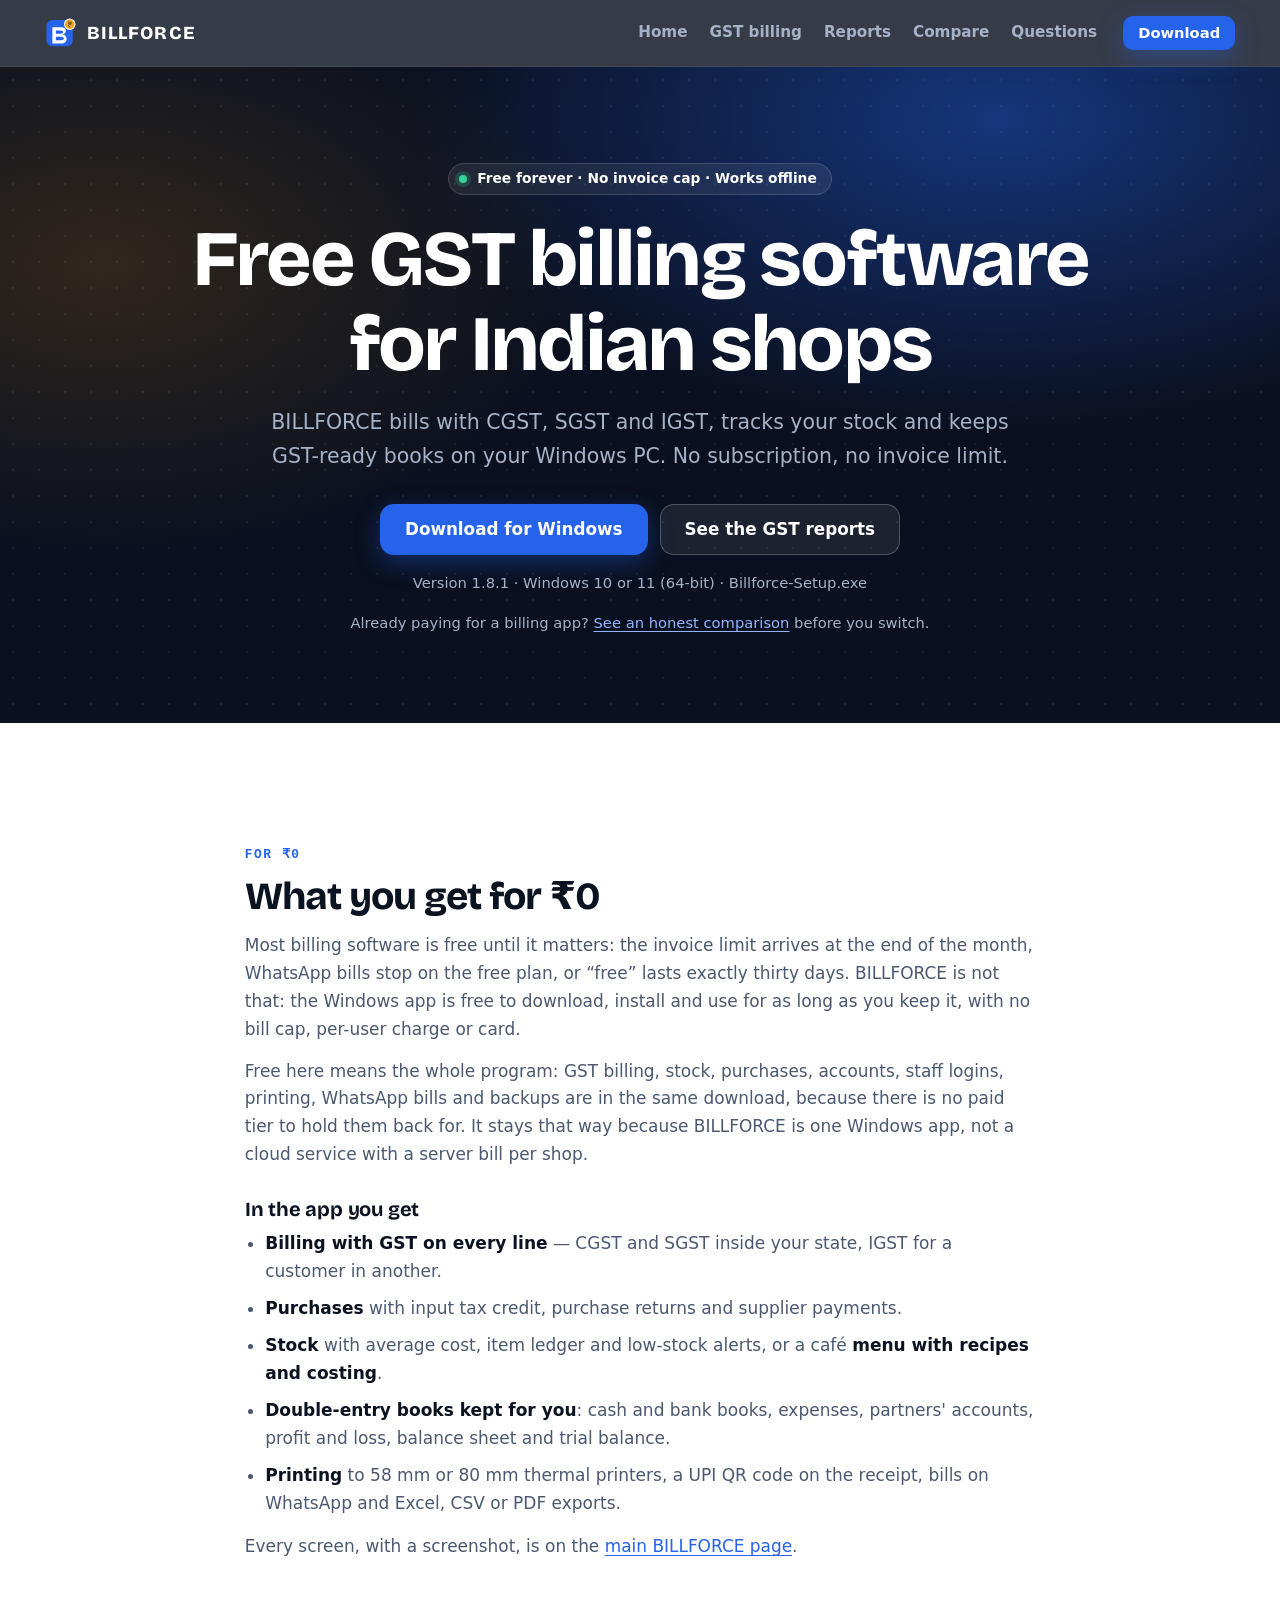
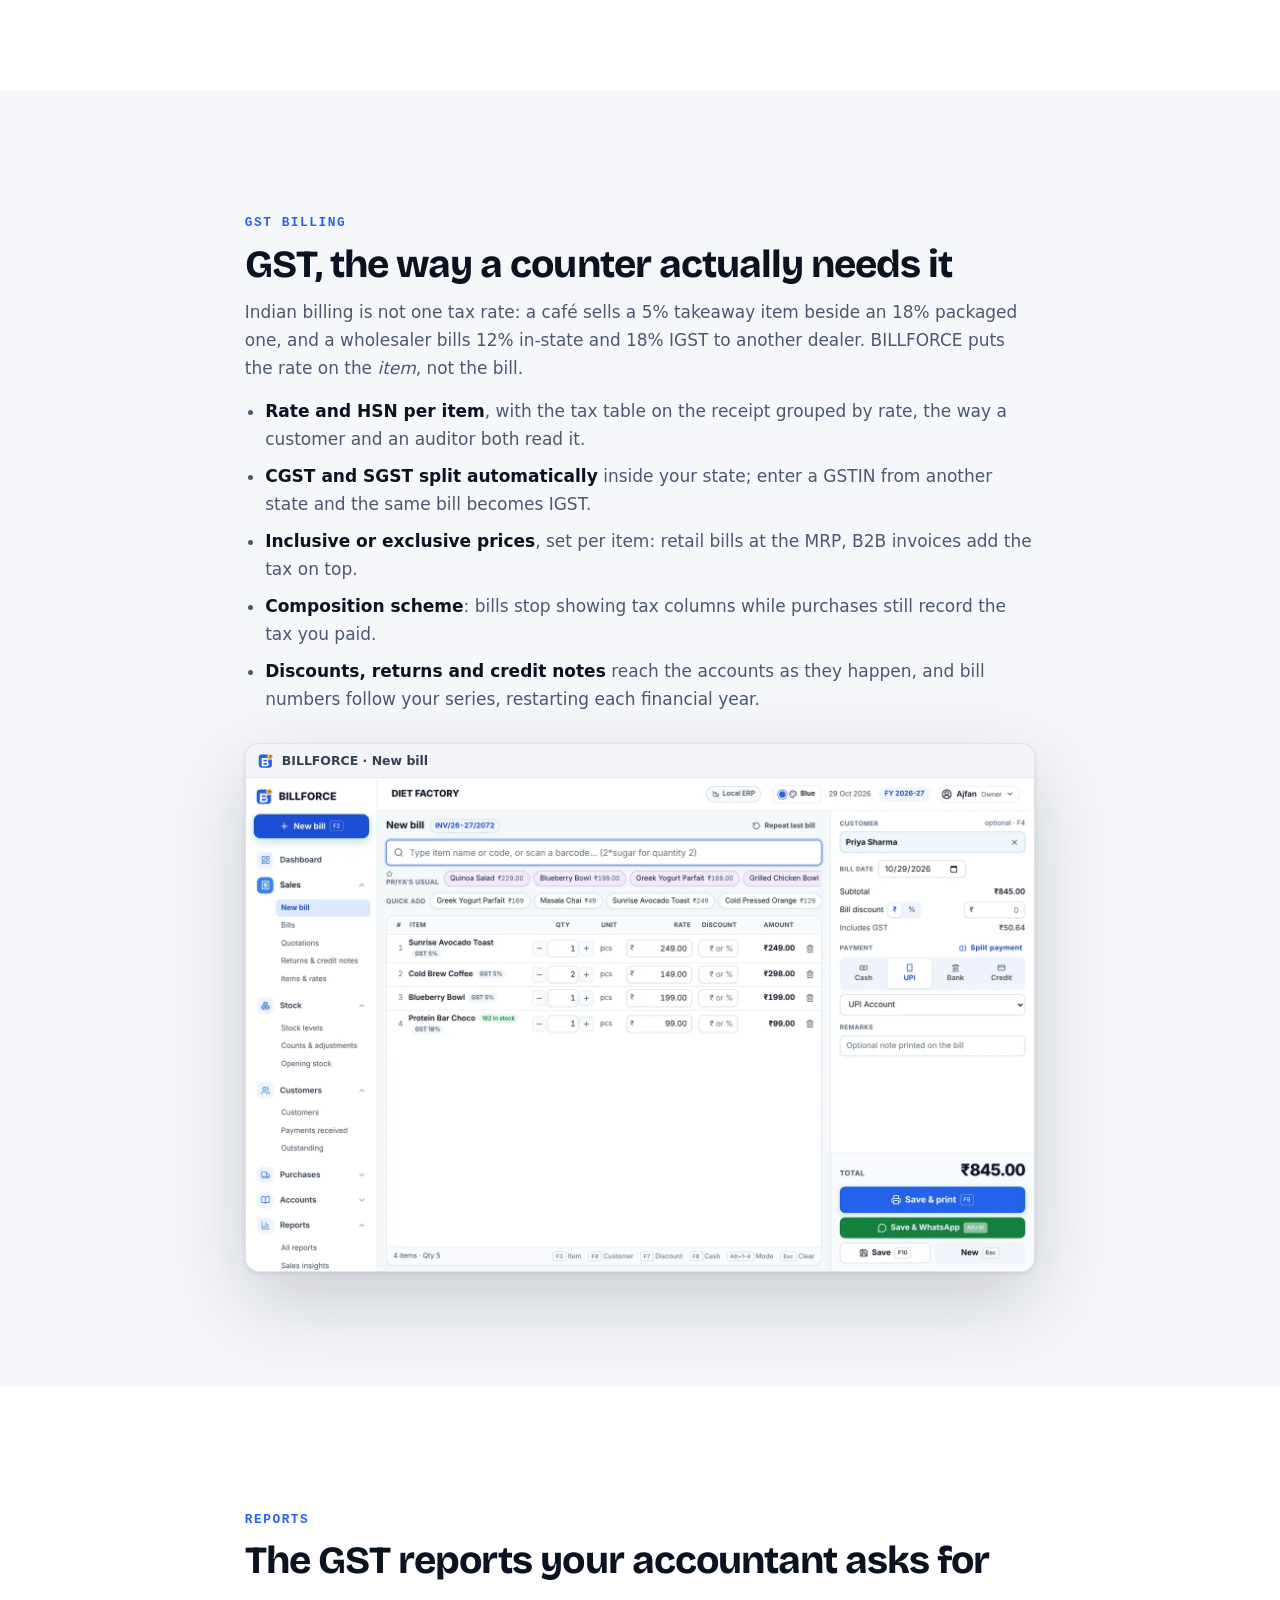
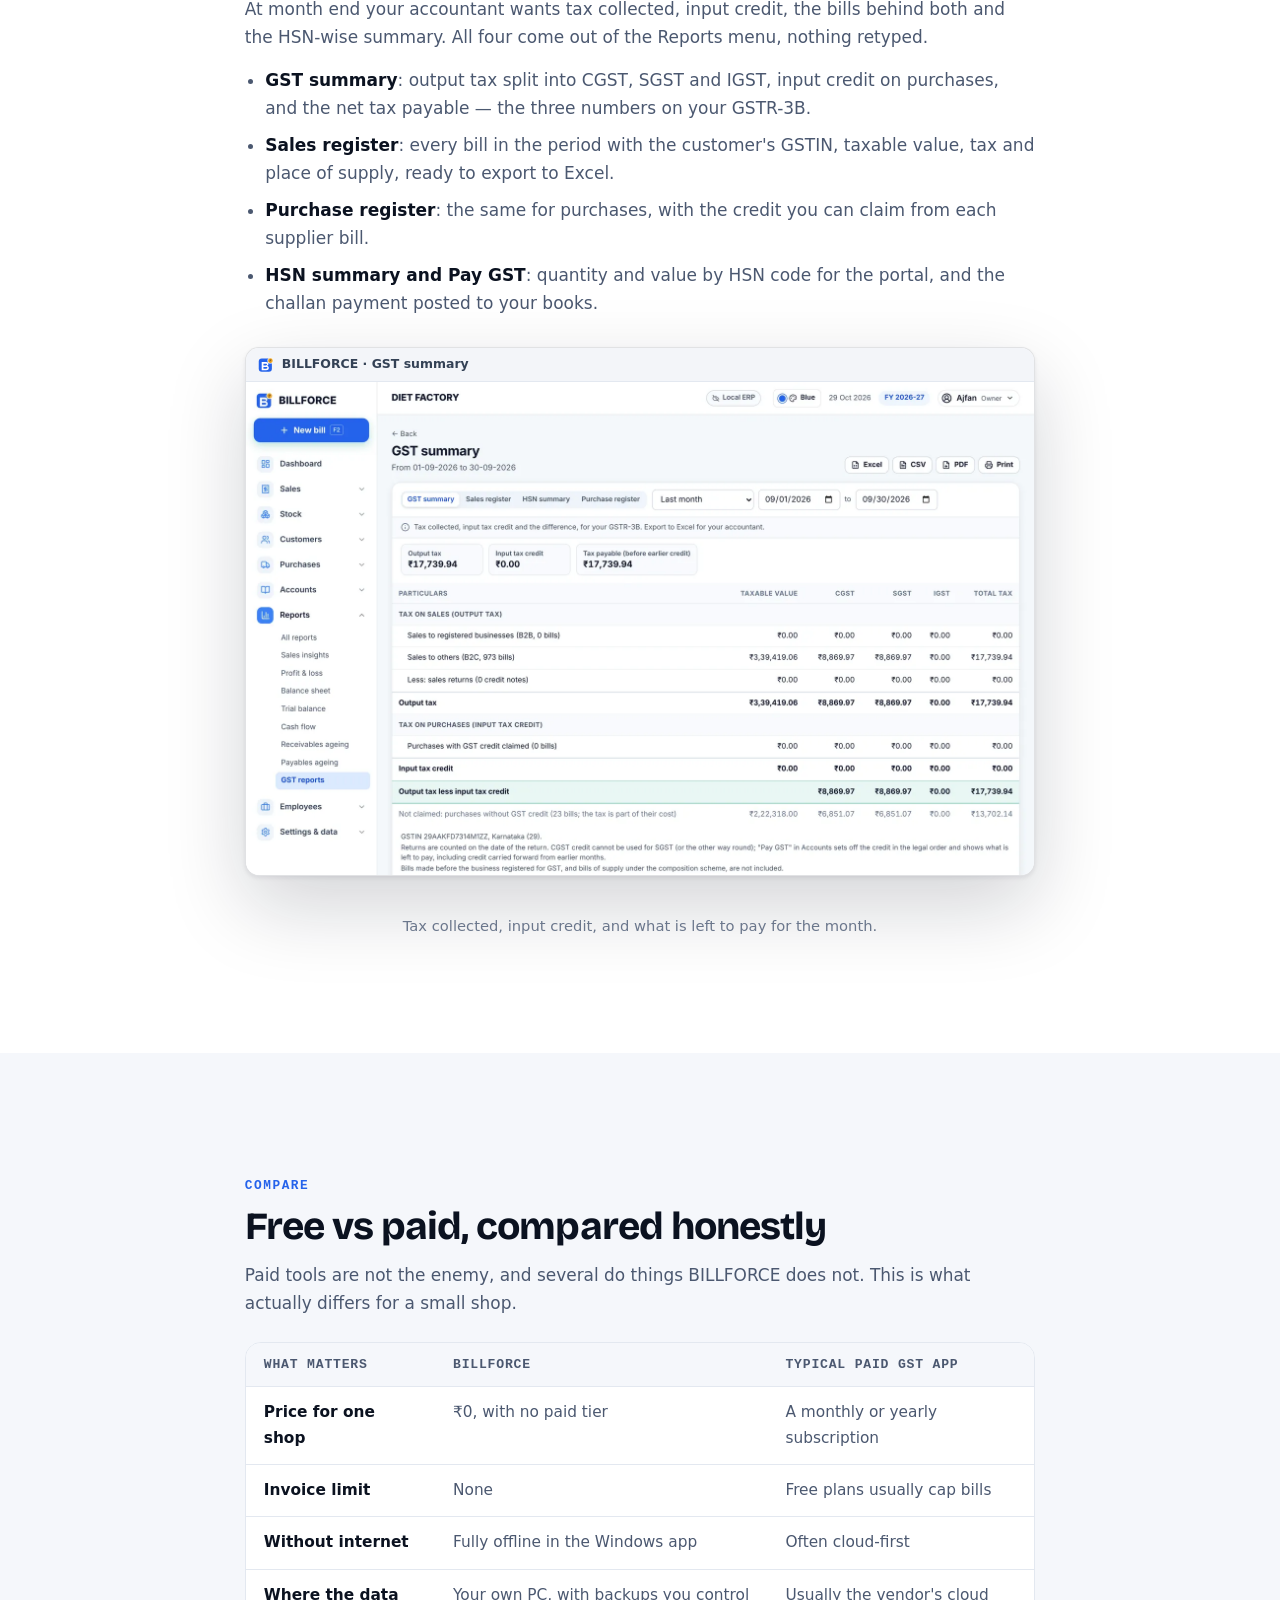
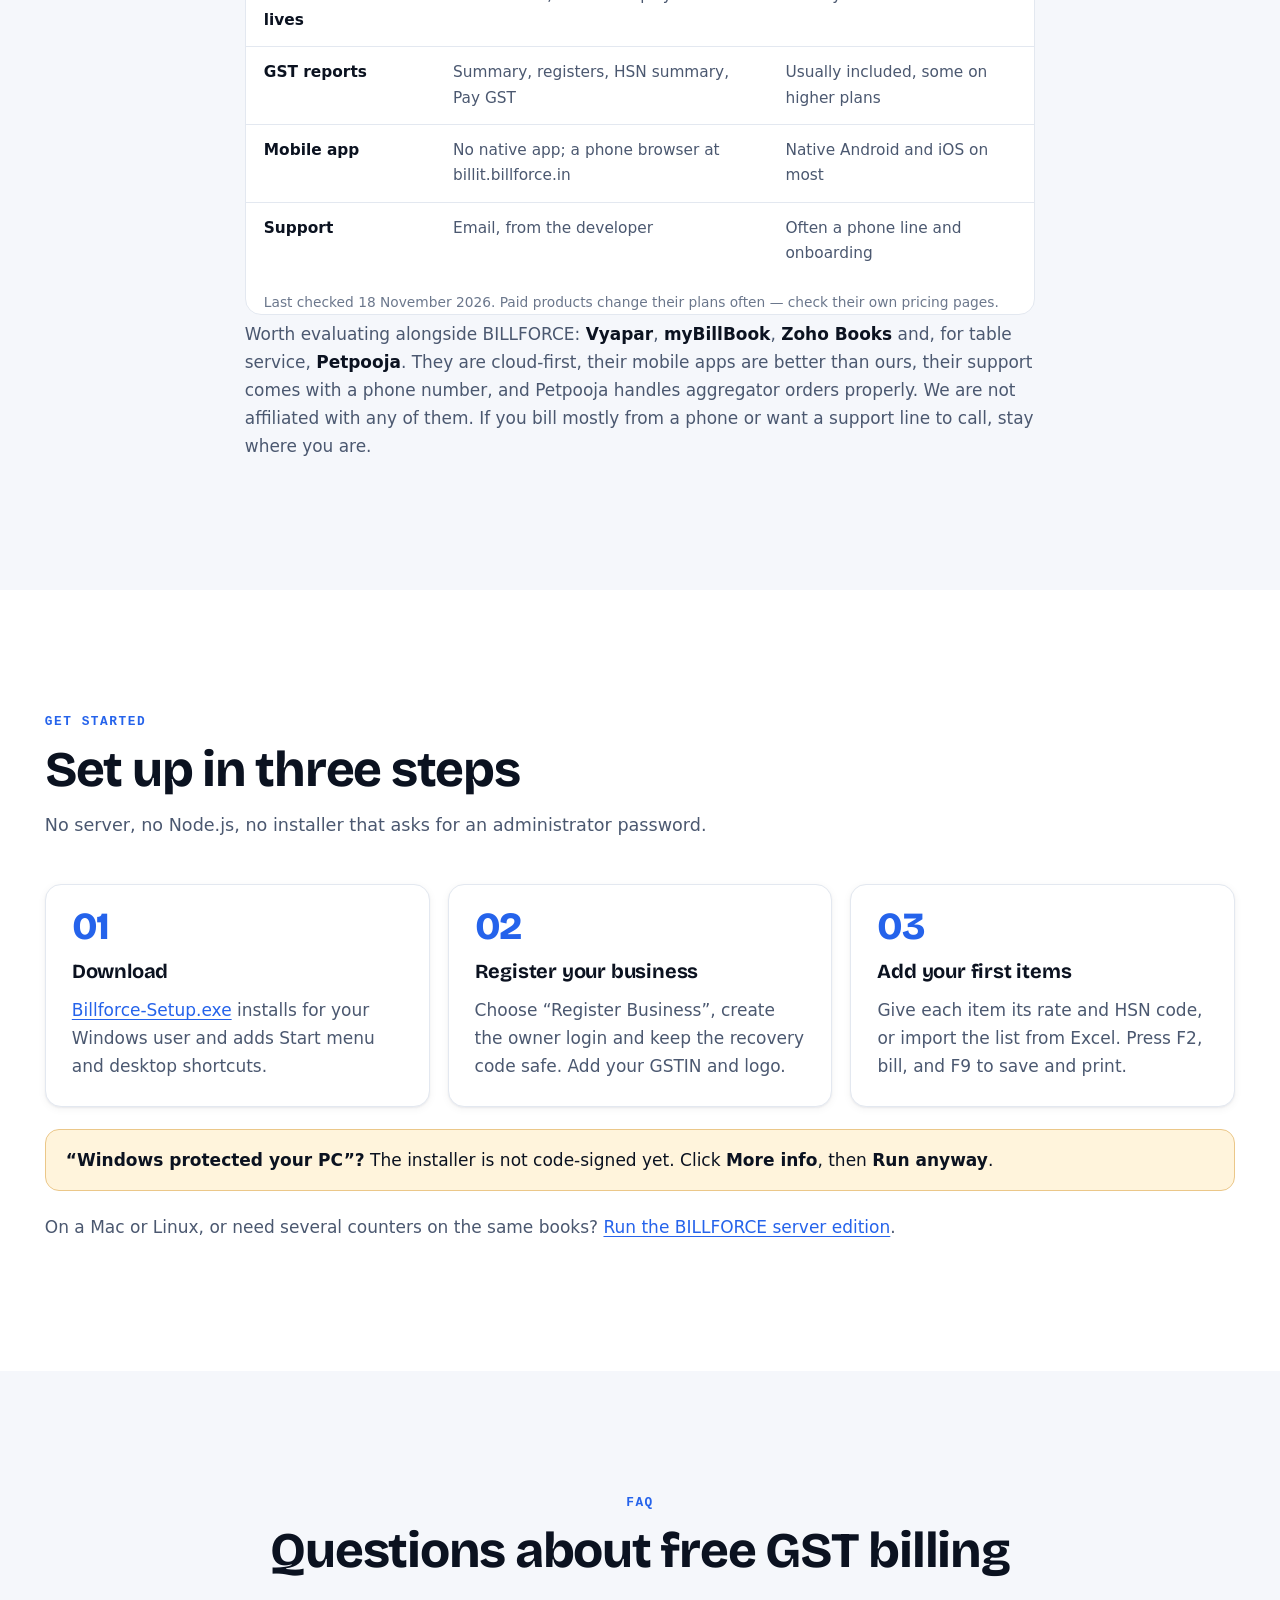
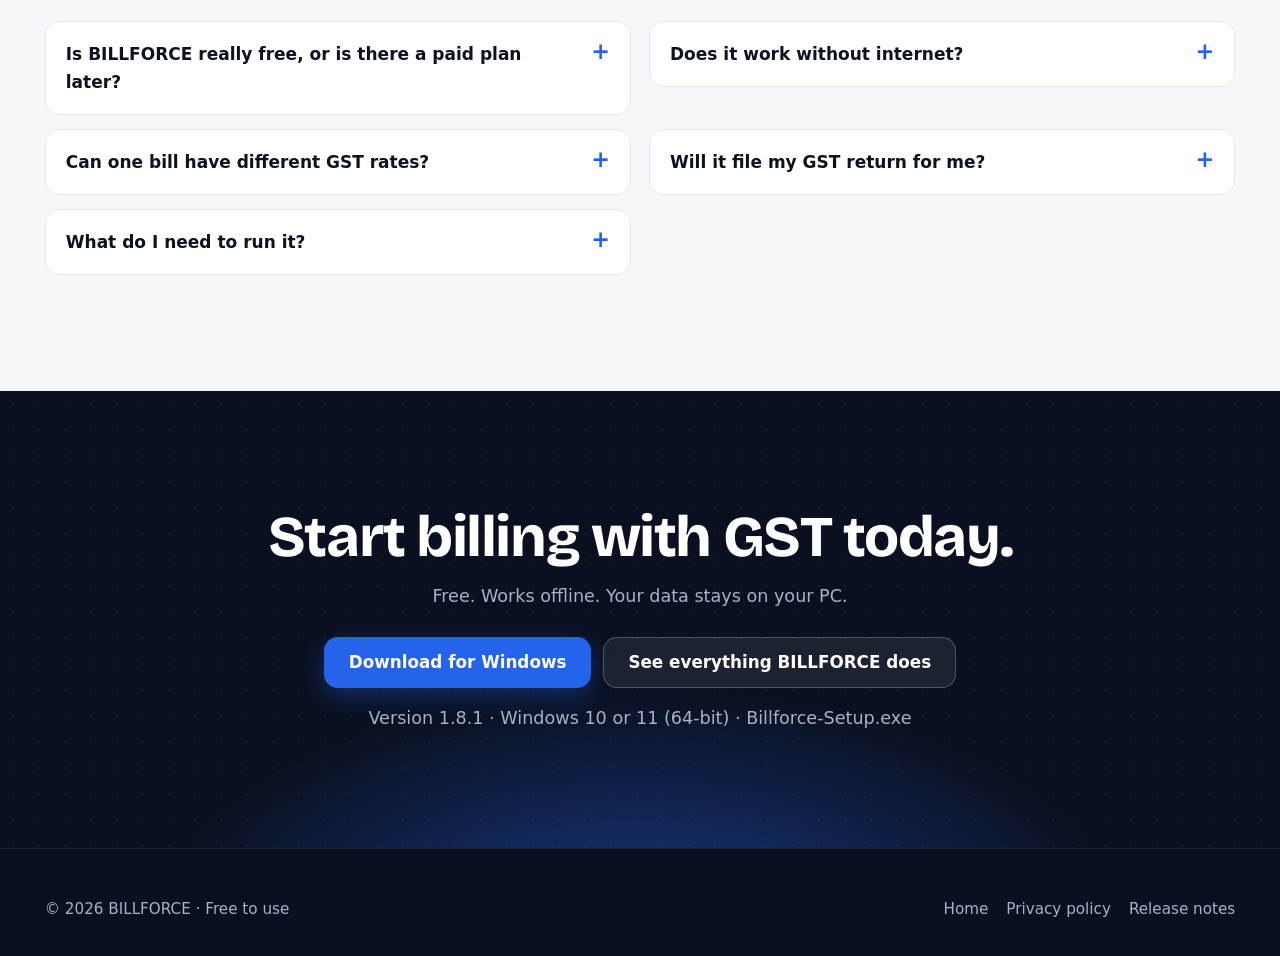
<file: free-gst-billing-software/index.html>
<!doctype html>
<html lang="en-IN">
<head>
  <meta charset="utf-8">
  <meta name="viewport" content="width=device-width, initial-scale=1">

  <title>Free GST Billing Software for Indian Shops · BILLFORCE</title>
  <meta name="description" content="Free, unlimited GST billing for Indian shops, cafés and wholesalers. CGST, SGST, IGST, HSN summary and GST reports on Windows — with no subscription.">
  <meta name="robots" content="index, follow, max-image-preview:large, max-snippet:-1">
  <meta name="theme-color" content="#0a1020">

  <link rel="canonical" href="https://billforce.in/free-gst-billing-software/">
  <link rel="icon" type="image/svg+xml" href="../icon.svg">
  <link rel="apple-touch-icon" href="../icon.png">

  <!-- Open Graph -->
  <meta property="og:site_name" content="BILLFORCE">
  <meta property="og:locale" content="en_IN">
  <meta property="og:type" content="website">
  <meta property="og:url" content="https://billforce.in/free-gst-billing-software/">
  <meta property="og:title" content="Free GST billing software for Indian shops · BILLFORCE">
  <meta property="og:description" content="Free, unlimited GST billing for Indian shops, cafés and wholesalers. CGST, SGST, IGST, HSN summary and GST reports on Windows — with no subscription.">
  <meta property="og:image" content="https://billforce.in/screens/og.jpg">
  <meta property="og:image:type" content="image/jpeg">
  <meta property="og:image:width" content="1200">
  <meta property="og:image:height" content="630">
  <meta property="og:image:alt" content="BILLFORCE, free GST billing software for Windows shops, cafés and wholesalers.">

  <!-- Twitter -->
  <meta name="twitter:card" content="summary_large_image">
  <meta name="twitter:title" content="Free GST billing software for Indian shops · BILLFORCE">
  <meta name="twitter:description" content="Free, unlimited GST billing for Indian shops, cafés and wholesalers. CGST, SGST, IGST, HSN summary and GST reports on Windows — with no subscription.">
  <meta name="twitter:image" content="https://billforce.in/screens/og.jpg">

  <link rel="stylesheet" href="../styles.css">

  <style>
    /* This page only: a readable prose column and a comparison table. styles.css has neither. */
    .hero-page { padding-bottom: clamp(56px, 8vw, 88px); }
    .prose { max-width: 880px; }
    .prose p, .prose li { color: var(--text-2); }
    .prose p { font-size: 1.06rem; }
    .prose h2 { font-size: clamp(1.75rem, 3.4vw, 2.4rem); }
    .prose h3 { margin: 30px 0 8px; }
    .prose ul { padding-left: 1.2em; display: grid; gap: 9px; margin: 0 0 16px; }
    .prose li b, .prose p b { color: var(--text); }
    .table-wrap { overflow-x: auto; margin: 24px 0 6px; border: 1px solid var(--border); border-radius: var(--radius); background: var(--card); }
    table.cmp { border-collapse: collapse; width: 100%; min-width: 620px; font-size: 0.96rem; }
    table.cmp th, table.cmp td { text-align: left; padding: 13px 18px; border-bottom: 1px solid var(--border); vertical-align: top; }
    table.cmp thead th { font: 700 0.82rem/1.35 var(--mono); letter-spacing: 0.06em; text-transform: uppercase; color: var(--text-2); background: var(--bg-soft); }
    table.cmp tbody th { font-weight: 650; color: var(--text); width: 24%; }
    table.cmp td { color: var(--text-2); }
    table.cmp tbody tr:last-child th, table.cmp tbody tr:last-child td { border-bottom: 0; }
    table.cmp caption { caption-side: bottom; text-align: left; font-size: 0.86rem; color: var(--text-3); padding: 12px 18px 0; }
    .shots { display: grid; gap: 26px; margin: 30px 0 0; }
    .shots figure { margin: 0; }
    .shots figcaption { font-size: 0.92rem; color: var(--text-3); margin-top: 12px; text-align: center; }
    @media (max-width: 600px) {
      table.cmp th, table.cmp td { padding: 12px 13px; }
    }
  </style>

  <script>document.documentElement.classList.add('js');</script>

  <script type="application/ld+json">
  {
    "@context": "https://schema.org",
    "@graph": [
      {
        "@type": "SoftwareApplication",
        "@id": "https://billforce.in/free-gst-billing-software/#software",
        "name": "BILLFORCE",
        "description": "Free GST billing software for Indian shops. Bills with CGST, SGST and IGST, stock, purchases, double-entry accounts and GST reports, all offline on a Windows PC.",
        "url": "https://billforce.in/free-gst-billing-software/",
        "applicationCategory": "BusinessApplication",
        "applicationSubCategory": "GST billing and accounting",
        "operatingSystem": "Windows 10, Windows 11 (64-bit)",
        "softwareVersion": "1.8.1",
        "inLanguage": "en-IN",
        "image": "https://billforce.in/screens/gst.webp",
        "screenshot": "https://billforce.in/screens/gst.webp",
        "featureList": [
          "GST billing with CGST, SGST and IGST",
          "Per-item GST rate, HSN code and tax-inclusive or exclusive prices",
          "Composition scheme bills",
          "GST summary, sales register, purchase register and HSN summary",
          "Pay GST recorded in the accounts",
          "Stock levels, item ledger and low-stock alerts",
          "Double-entry accounts, profit and loss, balance sheet, trial balance",
          "58 mm and 80 mm receipt printing",
          "UPI QR code on bills and bills sent on WhatsApp",
          "Automatic backups and Excel, CSV and PDF exports",
          "No invoice cap, no subscription"
        ],
        "offers": {
          "@type": "Offer",
          "price": "0",
          "priceCurrency": "INR",
          "availability": "https://schema.org/InStock",
          "url": "https://billforce.in/free-gst-billing-software/"
        },
        "publisher": { "@id": "https://billforce.in/#organization" }
      },
      {
        "@type": "BreadcrumbList",
        "@id": "https://billforce.in/free-gst-billing-software/#breadcrumb",
        "itemListElement": [
          {
            "@type": "ListItem",
            "position": 1,
            "name": "Home",
            "item": "https://billforce.in/"
          },
          {
            "@type": "ListItem",
            "position": 2,
            "name": "Free GST billing software",
            "item": "https://billforce.in/free-gst-billing-software/"
          }
        ]
      },
      {
        "@type": "FAQPage",
        "@id": "https://billforce.in/free-gst-billing-software/#faq",
        "mainEntity": [
          {
            "@type": "Question",
            "name": "Is BILLFORCE really free, or is there a paid plan later?",
            "acceptedAnswer": { "@type": "Answer", "text": "BILLFORCE is free to download and free to use, with no invoice cap, no trial period and no paid tier. There is no subscription, no per-user charge and no card to add." }
          },
          {
            "@type": "Question",
            "name": "Does it work without internet?",
            "acceptedAnswer": { "@type": "Answer", "text": "Yes. Billing, stock, accounts, GST reports, printing and backups all work offline in the Windows app. The internet is needed only to download it, to send a bill on WhatsApp, and if you choose the optional online billing at billit.billforce.in." }
          },
          {
            "@type": "Question",
            "name": "Can one bill have different GST rates?",
            "acceptedAnswer": { "@type": "Answer", "text": "Yes. The rate and HSN code belong to each item, not to the bill. A bill with a 5% item and an 18% item is taxed line by line, and the GST table at the bottom of the receipt is grouped by rate." }
          },
          {
            "@type": "Question",
            "name": "Will it file my GST return for me?",
            "acceptedAnswer": { "@type": "Answer", "text": "No. BILLFORCE prepares the figures your CA needs (GST summary, sales and purchase registers and the HSN summary) but filing on the GST portal is still done by you or your accountant. There is no direct portal integration." }
          },
          {
            "@type": "Question",
            "name": "What do I need to run it?",
            "acceptedAnswer": { "@type": "Answer", "text": "A Windows 10 or Windows 11 PC (64-bit), about 300 MB of disk space and any printer installed in Windows, including a 58 mm or 80 mm thermal receipt printer. No administrator account is needed to install it." }
          }
        ]
      }
    ]
  }
  </script>
</head>
<body>
  <a class="skip" href="#main">Skip to content</a>

  <header class="top">
    <div class="wrap">
      <a class="brand" href="../" aria-label="BILLFORCE home"><img src="../icon.svg" alt="" width="32" height="32">BILLFORCE</a>
      <nav class="nav" aria-label="Pages">
        <a href="../">Home</a>
        <a href="#gst">GST billing</a>
        <a href="#gst-reports">Reports</a>
        <a href="#compare">Compare</a>
        <a href="#faq">Questions</a>
      </nav>
      <a class="btn btn-primary btn-sm" href="https://github.com/ajfan6T/billforce-releases/releases/latest/download/Billforce-Setup.exe">Download</a>
    </div>
  </header>

  <main id="main">
    <section class="hero hero-page" aria-labelledby="page-title">
      <div class="wrap">
        <div class="hero-copy">
          <span class="eyebrow"><span class="dot" aria-hidden="true"></span>Free forever · No invoice cap · Works offline</span>
          <h1 id="page-title">Free GST billing software for Indian shops</h1>
          <p class="lead">BILLFORCE bills with CGST, SGST and IGST, tracks your stock and keeps GST-ready books on your Windows PC. No subscription, no invoice limit.</p>
          <div class="actions">
            <a class="btn btn-primary btn-lg" href="https://github.com/ajfan6T/billforce-releases/releases/latest/download/Billforce-Setup.exe">Download for Windows</a>
            <a class="btn btn-light btn-lg" href="#gst-reports">See the GST reports</a>
          </div>
          <p class="release" data-release>Version 1.8.1 · Windows 10 or 11 (64-bit) · Billforce-Setup.exe</p>
          <p class="release">Already paying for a billing app? <a href="#compare">See an honest comparison</a> before you switch.</p>
        </div>
      </div>
    </section>

    <section id="free" aria-labelledby="free-title">
      <div class="wrap prose">
        <span class="kicker">For ₹0</span>
        <h2 id="free-title">What you get for ₹0</h2>
        <p>Most billing software is free until it matters: the invoice limit arrives at the end of the month, WhatsApp bills stop on the free plan, or “free” lasts exactly thirty days. BILLFORCE is not that: the Windows app is free to download, install and use for as long as you keep it, with no bill cap, per-user charge or card.</p>
        <p>Free here means the whole program: GST billing, stock, purchases, accounts, staff logins, printing, WhatsApp bills and backups are in the same download, because there is no paid tier to hold them back for. It stays that way because BILLFORCE is one Windows app, not a cloud service with a server bill per shop.</p>
        <h3>In the app you get</h3>
        <ul>
          <li><b>Billing with GST on every line</b> — CGST and SGST inside your state, IGST for a customer in another.</li>
          <li><b>Purchases</b> with input tax credit, purchase returns and supplier payments.</li>
          <li><b>Stock</b> with average cost, item ledger and low-stock alerts, or a café <b>menu with recipes and costing</b>.</li>
          <li><b>Double-entry books kept for you</b>: cash and bank books, expenses, partners' accounts, profit and loss, balance sheet and trial balance.</li>
          <li><b>Printing</b> to 58 mm or 80 mm thermal printers, a UPI QR code on the receipt, bills on WhatsApp and Excel, CSV or PDF exports.</li>
        </ul>
        <p>Every screen, with a screenshot, is on the <a href="../#features">main BILLFORCE page</a>.</p>
      </div>
    </section>

    <section id="gst" class="alt" aria-labelledby="gst-title">
      <div class="wrap prose">
        <span class="kicker">GST billing</span>
        <h2 id="gst-title">GST, the way a counter actually needs it</h2>
        <p>Indian billing is not one tax rate: a café sells a 5% takeaway item beside an 18% packaged one, and a wholesaler bills 12% in-state and 18% IGST to another dealer. BILLFORCE puts the rate on the <em>item</em>, not the bill.</p>
        <ul>
          <li><b>Rate and HSN per item</b>, with the tax table on the receipt grouped by rate, the way a customer and an auditor both read it.</li>
          <li><b>CGST and SGST split automatically</b> inside your state; enter a GSTIN from another state and the same bill becomes IGST.</li>
          <li><b>Inclusive or exclusive prices</b>, set per item: retail bills at the MRP, B2B invoices add the tax on top.</li>
          <li><b>Composition scheme</b>: bills stop showing tax columns while purchases still record the tax you paid.</li>
          <li><b>Discounts, returns and credit notes</b> reach the accounts as they happen, and bill numbers follow your series, restarting each financial year.</li>
        </ul>
        <figure class="shots">
          <div class="window">
            <div class="window-bar" aria-hidden="true"><img src="../icon.svg" alt="">BILLFORCE · New bill</div>
            <img class="screen" src="../screens/billing.webp" width="1600" height="1000" loading="lazy"
              alt="The BILLFORCE billing screen for a café: four items with their GST rates and HSN codes, UPI selected as the payment, a total of ₹845 and the Save & print, Save & WhatsApp and Save buttons.">
          </div>
        </figure>
      </div>
    </section>

    <section id="gst-reports" aria-labelledby="reports-title">
      <div class="wrap prose">
        <span class="kicker">Reports</span>
        <h2 id="reports-title">The GST reports your accountant asks for</h2>
        <p>At month end your accountant wants tax collected, input credit, the bills behind both and the HSN-wise summary. All four come out of the Reports menu, nothing retyped.</p>
        <ul>
          <li><b>GST summary</b>: output tax split into CGST, SGST and IGST, input credit on purchases, and the net tax payable — the three numbers on your GSTR-3B.</li>
          <li><b>Sales register</b>: every bill in the period with the customer's GSTIN, taxable value, tax and place of supply, ready to export to Excel.</li>
          <li><b>Purchase register</b>: the same for purchases, with the credit you can claim from each supplier bill.</li>
          <li><b>HSN summary and Pay GST</b>: quantity and value by HSN code for the portal, and the challan payment posted to your books.</li>
        </ul>
        <figure class="shots">
          <div class="window">
            <div class="window-bar" aria-hidden="true"><img src="../icon.svg" alt="">BILLFORCE · GST summary</div>
            <img class="screen" src="../screens/gst.webp" width="1600" height="1000" loading="lazy"
              alt="The BILLFORCE GST summary for September: output tax on sales split into CGST and SGST, input tax credit on purchases, and the net tax payable.">
          </div>
          <figcaption>Tax collected, input credit, and what is left to pay for the month.</figcaption>
        </figure>
      </div>
    </section>

    <section id="compare" class="alt" aria-labelledby="compare-title">
      <div class="wrap prose">
        <span class="kicker">Compare</span>
        <h2 id="compare-title">Free vs paid, compared honestly</h2>
        <p>Paid tools are not the enemy, and several do things BILLFORCE does not. This is what actually differs for a small shop.</p>
        <div class="table-wrap">
          <table class="cmp">
            <caption>Last checked 18 November 2026. Paid products change their plans often — check their own pricing pages.</caption>
            <thead>
              <tr>
                <th scope="col">What matters</th>
                <th scope="col">BILLFORCE</th>
                <th scope="col">Typical paid GST app</th>
              </tr>
            </thead>
            <tbody>
              <tr>
                <th scope="row">Price for one shop</th>
                <td>₹0, with no paid tier</td>
                <td>A monthly or yearly subscription</td>
              </tr>
              <tr>
                <th scope="row">Invoice limit</th>
                <td>None</td>
                <td>Free plans usually cap bills</td>
              </tr>
              <tr>
                <th scope="row">Without internet</th>
                <td>Fully offline in the Windows app</td>
                <td>Often cloud-first</td>
              </tr>
              <tr>
                <th scope="row">Where the data lives</th>
                <td>Your own PC, with backups you control</td>
                <td>Usually the vendor's cloud</td>
              </tr>
              <tr>
                <th scope="row">GST reports</th>
                <td>Summary, registers, HSN summary, Pay GST</td>
                <td>Usually included, some on higher plans</td>
              </tr>
              <tr>
                <th scope="row">Mobile app</th>
                <td>No native app; a phone browser at billit.billforce.in</td>
                <td>Native Android and iOS on most</td>
              </tr>
              <tr>
                <th scope="row">Support</th>
                <td>Email, from the developer</td>
                <td>Often a phone line and onboarding</td>
              </tr>
            </tbody>
          </table>
        </div>
        <p>Worth evaluating alongside BILLFORCE: <b>Vyapar</b>, <b>myBillBook</b>, <b>Zoho Books</b> and, for table service, <b>Petpooja</b>. They are cloud-first, their mobile apps are better than ours, their support comes with a phone number, and Petpooja handles aggregator orders properly. We are not affiliated with any of them. If you bill mostly from a phone or want a support line to call, stay where you are.</p>
      </div>
    </section>

    <section id="setup" aria-labelledby="setup-title">
      <div class="wrap">
        <div class="section-head">
          <span class="kicker">Get started</span>
          <h2 id="setup-title">Set up in three steps</h2>
          <p>No server, no Node.js, no installer that asks for an administrator password.</p>
        </div>
        <ol class="steps">
          <li class="card">
            <h3>Download</h3>
            <p><a href="https://github.com/ajfan6T/billforce-releases/releases/latest/download/Billforce-Setup.exe">Billforce-Setup.exe</a> installs for your Windows user and adds Start menu and desktop shortcuts.</p>
          </li>
          <li class="card">
            <h3>Register your business</h3>
            <p>Choose “Register Business”, create the owner login and keep the recovery code safe. Add your GSTIN and logo.</p>
          </li>
          <li class="card">
            <h3>Add your first items</h3>
            <p>Give each item its rate and HSN code, or import the list from Excel. Press F2, bill, and F9 to save and print.</p>
          </li>
        </ol>
        <p class="note"><strong>“Windows protected your PC”?</strong> The installer is not code-signed yet. Click <strong>More info</strong>, then <strong>Run anyway</strong>.</p>
        <p class="privacy-link">On a Mac or Linux, or need several counters on the same books? <a href="../#mac-linux">Run the BILLFORCE server edition</a>.</p>
      </div>
    </section>

    <section id="faq" class="alt" aria-labelledby="faq-title">
      <div class="wrap">
        <div class="section-head center">
          <span class="kicker">FAQ</span>
          <h2 id="faq-title">Questions about free GST billing</h2>
        </div>
        <div class="faq">
          <details>
            <summary>Is BILLFORCE really free, or is there a paid plan later?</summary>
            <p>BILLFORCE is free to download and free to use, with no invoice cap, no trial period and no paid tier. There is no subscription, no per-user charge and no card to add.</p>
          </details>
          <details>
            <summary>Does it work without internet?</summary>
            <p>Yes. Billing, stock, accounts, GST reports, printing and backups all work offline in the Windows app. The internet is needed only to download it, to send a bill on WhatsApp, and if you choose the optional online billing at billit.billforce.in.</p>
          </details>
          <details>
            <summary>Can one bill have different GST rates?</summary>
            <p>Yes. The rate and HSN code belong to each item, not to the bill. A bill with a 5% item and an 18% item is taxed line by line, and the GST table at the bottom of the receipt is grouped by rate.</p>
          </details>
          <details>
            <summary>Will it file my GST return for me?</summary>
            <p>No. BILLFORCE prepares the figures your CA needs (GST summary, sales and purchase registers and the HSN summary) but filing on the GST portal is still done by you or your accountant. There is no direct portal integration.</p>
          </details>
          <details>
            <summary>What do I need to run it?</summary>
            <p>A Windows 10 or Windows 11 PC (64-bit), about 300 MB of disk space and any printer installed in Windows, including a 58 mm or 80 mm thermal receipt printer. No administrator account is needed to install it.</p>
          </details>
        </div>
      </div>
    </section>

    <section class="cta" aria-labelledby="cta-title">
      <div class="wrap">
        <h2 id="cta-title">Start billing with GST today.</h2>
        <p>Free. Works offline. Your data stays on your PC.</p>
        <div class="actions">
          <a class="btn btn-primary btn-lg" href="https://github.com/ajfan6T/billforce-releases/releases/latest/download/Billforce-Setup.exe">Download for Windows</a>
          <a class="btn btn-light btn-lg" href="../">See everything BILLFORCE does</a>
        </div>
        <p class="release" data-release>Version 1.8.1 · Windows 10 or 11 (64-bit) · Billforce-Setup.exe</p>
      </div>
    </section>
  </main>

  <footer>
    <div class="wrap simple-footer">
      <span>© 2026 BILLFORCE · Free to use</span>
      <nav aria-label="Links">
        <a href="../">Home</a>
        <a href="../privacy/">Privacy policy</a>
        <a href="https://github.com/ajfan6T/billforce-releases/releases/latest">Release notes</a>
      </nav>
    </div>
  </footer>
</body>
</html>
</file>
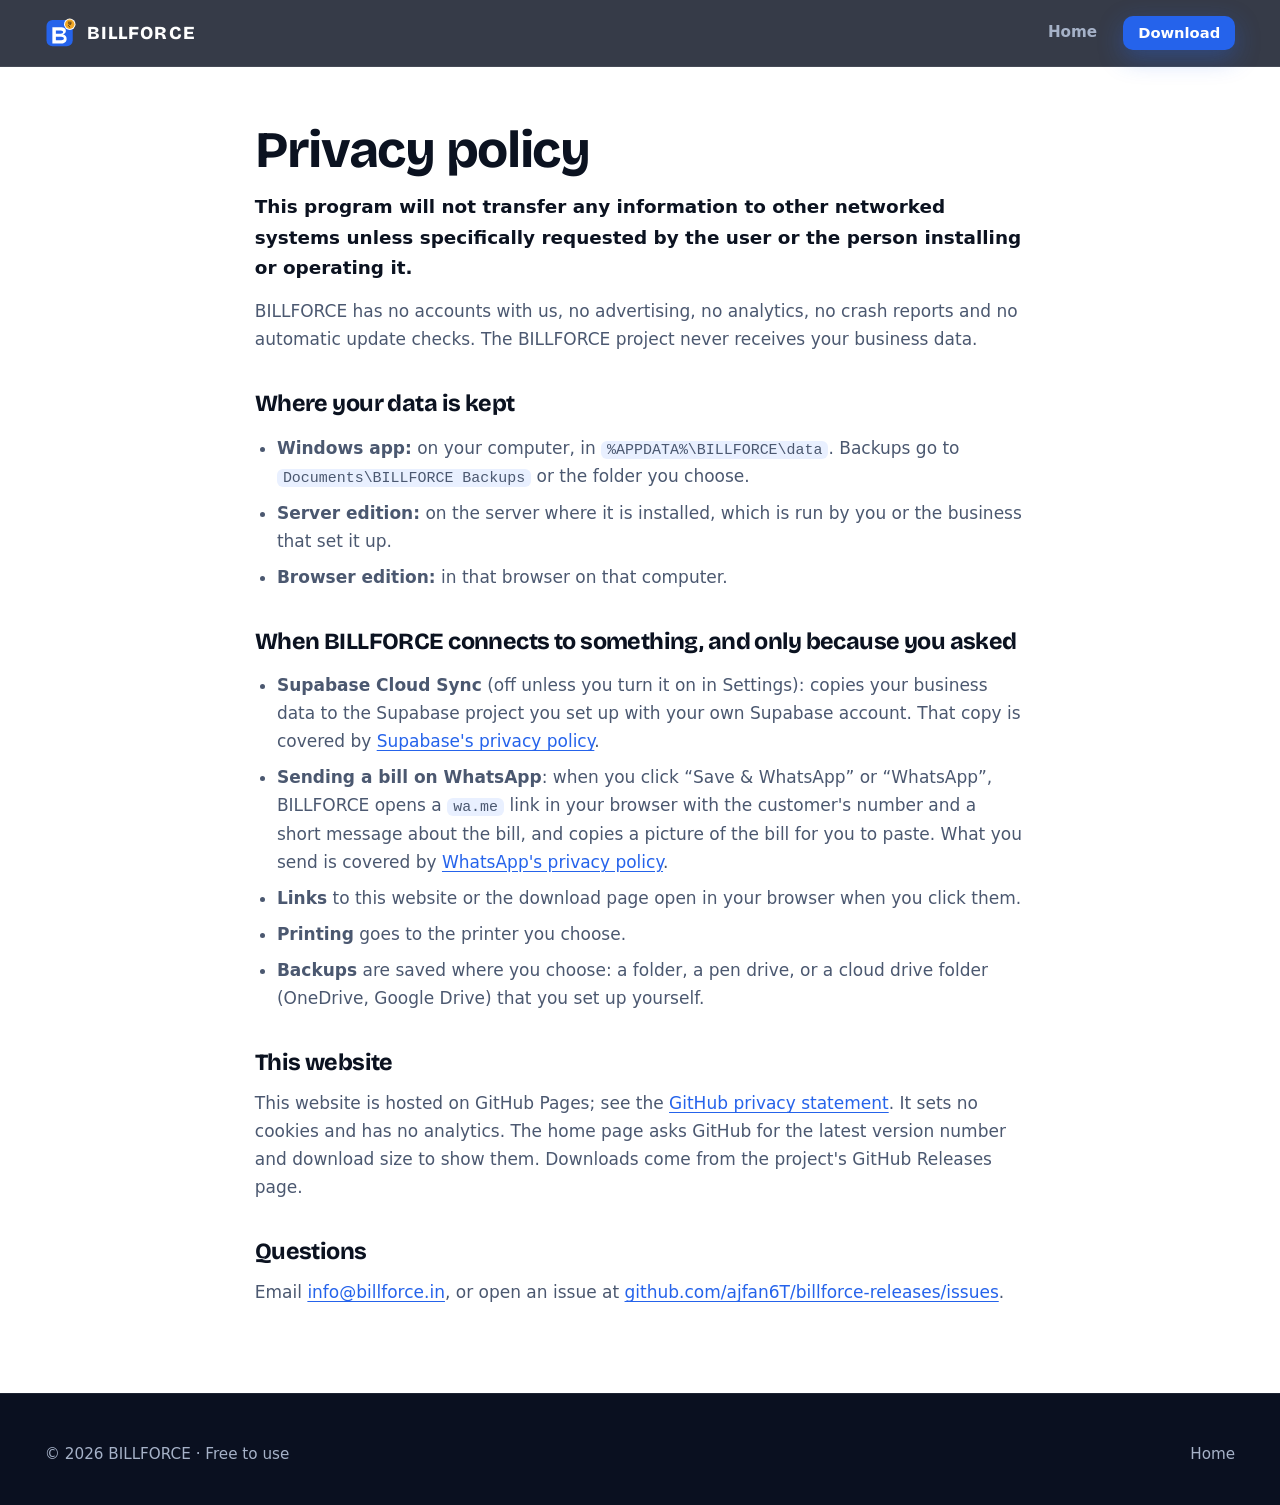
<file: privacy/index.html>
<!doctype html>
<html lang="en-IN">
<head>
  <meta charset="utf-8">
  <meta name="viewport" content="width=device-width, initial-scale=1">
  <title>Privacy policy · BILLFORCE</title>
  <meta name="description" content="BILLFORCE keeps your business data with you. It sends nothing anywhere unless you ask it to.">
  <meta name="theme-color" content="#0a1020">
  <link rel="icon" type="image/svg+xml" href="../icon.svg">
  <link rel="canonical" href="https://billforce.in/privacy/">
  <meta property="og:site_name" content="BILLFORCE">
  <meta property="og:locale" content="en_IN">
  <meta property="og:type" content="article">
  <meta property="og:url" content="https://billforce.in/privacy/">
  <meta property="og:title" content="Privacy policy · BILLFORCE">
  <meta property="og:description" content="BILLFORCE keeps your business data with you. It sends nothing anywhere unless you ask it to.">
  <meta name="twitter:card" content="summary">
  <link rel="stylesheet" href="../styles.css">
</head>
<body>
  <a class="skip" href="#main">Skip to content</a>

  <header class="top">
    <div class="wrap">
      <a class="brand" href="../" aria-label="BILLFORCE home"><img src="../icon.svg" alt="" width="32" height="32">BILLFORCE</a>
      <nav class="nav" aria-label="Pages">
        <a href="../">Home</a>
      </nav>
      <a class="btn btn-primary btn-sm" href="https://github.com/ajfan6T/billforce-releases/releases/latest/download/Billforce-Setup.exe">Download</a>
    </div>
  </header>

  <main id="main" class="doc wrap">
    <h1>Privacy policy</h1>
    <p class="lead">This program will not transfer any information to other networked systems unless specifically requested by the user or the person installing or operating it.</p>
    <p>BILLFORCE has no accounts with us, no advertising, no analytics, no crash reports and no automatic update checks. The BILLFORCE project never receives your business data.</p>

    <h2>Where your data is kept</h2>
    <ul>
      <li><b>Windows app:</b> on your computer, in <code>%APPDATA%\BILLFORCE\data</code>. Backups go to <code>Documents\BILLFORCE Backups</code> or the folder you choose.</li>
      <li><b>Server edition:</b> on the server where it is installed, which is run by you or the business that set it up.</li>
      <li><b>Browser edition:</b> in that browser on that computer.</li>
    </ul>

    <h2>When BILLFORCE connects to something, and only because you asked</h2>
    <ul>
      <li><b>Supabase Cloud Sync</b> (off unless you turn it on in Settings): copies your business data to the Supabase project you set up with your own Supabase account. That copy is covered by <a href="https://supabase.com/privacy">Supabase's privacy policy</a>.</li>
      <li><b>Sending a bill on WhatsApp</b>: when you click “Save &amp; WhatsApp” or “WhatsApp”, BILLFORCE opens a <code>wa.me</code> link in your browser with the customer's number and a short message about the bill, and copies a picture of the bill for you to paste. What you send is covered by <a href="https://www.whatsapp.com/legal/privacy-policy">WhatsApp's privacy policy</a>.</li>
      <li><b>Links</b> to this website or the download page open in your browser when you click them.</li>
      <li><b>Printing</b> goes to the printer you choose.</li>
      <li><b>Backups</b> are saved where you choose: a folder, a pen drive, or a cloud drive folder (OneDrive, Google Drive) that you set up yourself.</li>
    </ul>

    <h2>This website</h2>
    <p>This website is hosted on GitHub Pages; see the <a href="https://docs.github.com/en/site-policy/privacy-policies/github-general-privacy-statement">GitHub privacy statement</a>. It sets no cookies and has no analytics. The home page asks GitHub for the latest version number and download size to show them. Downloads come from the project's GitHub Releases page.</p>

    <h2>Questions</h2>
    <p>Email <a href="mailto:info@billforce.in">info@billforce.in</a>, or open an issue at <a href="https://github.com/ajfan6T/billforce-releases/issues">github.com/ajfan6T/billforce-releases/issues</a>.</p>
  </main>

  <footer>
    <div class="wrap simple-footer">
      <span>© 2026 BILLFORCE · Free to use</span>
      <nav aria-label="Links">
        <a href="../">Home</a>
      </nav>
    </div>
  </footer>
</body>
</html>
</file>
<file: styles.css>
/* BILLFORCE website. Plain CSS, no framework. Headings: Bricolage Grotesque (OFL, fonts/OFL.txt). */

@font-face {
  font-family: 'Bricolage Grotesque';
  src: url('./fonts/bricolage-grotesque.woff2') format('woff2');
  font-weight: 200 800;
  font-style: normal;
  font-display: swap;
}

:root {
  --bg: #ffffff;
  --bg-soft: #f5f7fb;
  --card: #ffffff;
  --text: #0b1220;
  --text-2: #4b5870;
  --text-3: #6b778c;
  --border: #e3e8f0;
  --brand: #2563eb;
  --brand-dark: #1d4ed8;
  --brand-soft: #e9f0ff;
  --saffron: #f59e0b;
  --saffron-soft: #fff4dc;
  --mint: #0f9f7a;
  --ink: #0a1020;
  --ink-2: #111a30;
  --ink-text: #e7ecf5;
  --ink-text-2: #a6b2c8;
  --paper: #fffdf7;
  --radius: 16px;
  --radius-sm: 10px;
  --shadow-sm: 0 1px 2px rgba(11, 18, 32, 0.06), 0 2px 8px rgba(11, 18, 32, 0.05);
  --shadow: 0 1px 2px rgba(11, 18, 32, 0.06), 0 12px 32px rgba(11, 18, 32, 0.08);
  --shadow-lg: 0 2px 4px rgba(11, 18, 32, 0.08), 0 30px 80px rgba(11, 18, 32, 0.18);
  --display: 'Bricolage Grotesque', 'Segoe UI', system-ui, -apple-system, sans-serif;
  --body: 'Segoe UI', system-ui, -apple-system, BlinkMacSystemFont, Roboto, 'Helvetica Neue', Arial, sans-serif;
  --mono: ui-monospace, 'Cascadia Mono', Consolas, 'SF Mono', Menlo, monospace;
  color-scheme: light;
}

@media (prefers-color-scheme: dark) {
  :root {
    --bg: #0a1020;
    --bg-soft: #0e1628;
    --card: #121b30;
    --text: #e7ecf5;
    --text-2: #a6b2c8;
    --text-3: #8592aa;
    --border: #22304b;
    --brand-soft: #172649;
    --saffron-soft: #3a2a0c;
    --shadow-sm: 0 1px 2px rgba(0, 0, 0, 0.4);
    --shadow: 0 1px 2px rgba(0, 0, 0, 0.35), 0 12px 32px rgba(0, 0, 0, 0.3);
    --shadow-lg: 0 2px 4px rgba(0, 0, 0, 0.4), 0 30px 80px rgba(0, 0, 0, 0.5);
    color-scheme: dark;
  }
}

* { box-sizing: border-box; }
html { scroll-behavior: smooth; scroll-padding-top: 80px; }
body {
  margin: 0;
  background: var(--bg);
  color: var(--text);
  font: 17px/1.65 var(--body);
  -webkit-font-smoothing: antialiased;
  text-rendering: optimizeLegibility;
}
img, svg { display: block; max-width: 100%; }
a { color: var(--brand); text-underline-offset: 3px; }
a:hover { color: var(--brand-dark); }
:focus-visible { outline: 3px solid var(--saffron); outline-offset: 3px; border-radius: 6px; }
h1, h2, h3 { font-family: var(--display); line-height: 1.08; letter-spacing: -0.025em; margin: 0 0 14px; font-weight: 750; }
h2 { font-size: clamp(2rem, 4.4vw, 3.1rem); }
h3 { font-size: 1.25rem; letter-spacing: -0.01em; font-weight: 700; }
p { margin: 0 0 14px; }
.wrap { width: 100%; max-width: 1520px; margin: 0 auto; padding-inline: clamp(16px, 3.5vw, 56px); }
.muted { color: var(--text-2); }
.icon { width: 20px; height: 20px; flex: none; fill: none; stroke: currentColor; stroke-width: 2; stroke-linecap: round; stroke-linejoin: round; }
.skip { position: absolute; left: -9999px; }
.skip:focus { left: 16px; top: 12px; z-index: 50; background: var(--card); color: var(--text); padding: 8px 14px; border-radius: 8px; }
code { font-family: var(--mono); font-size: 0.88em; background: var(--brand-soft); padding: 1px 6px; border-radius: 6px; overflow-wrap: anywhere; }
kbd {
  display: inline-block;
  font: 650 0.78em/1 var(--mono);
  padding: 5px 8px 4px;
  border: 1px solid var(--border);
  border-bottom-width: 3px;
  border-radius: 7px;
  background: var(--card);
  color: var(--text);
  vertical-align: 0.1em;
  white-space: nowrap;
}

/* Buttons */
.btn {
  display: inline-flex;
  align-items: center;
  justify-content: center;
  gap: 9px;
  font: 650 1rem/1 var(--body);
  padding: 13px 20px;
  border-radius: 12px;
  border: 1px solid transparent;
  text-decoration: none;
  cursor: pointer;
  transition: transform 0.15s ease, background-color 0.15s ease, box-shadow 0.15s ease, border-color 0.15s ease;
}
.btn .icon { width: 18px; height: 18px; }
.btn-primary { background: var(--brand); color: #fff; box-shadow: 0 8px 24px rgba(37, 99, 235, 0.35); }
.btn-primary:hover { background: var(--brand-dark); color: #fff; transform: translateY(-1px); }
.btn-ghost { background: var(--card); color: var(--text); border-color: var(--border); }
.btn-ghost:hover { color: var(--text); border-color: var(--brand); }
.btn-light { background: rgba(255, 255, 255, 0.08); color: #fff; border-color: rgba(255, 255, 255, 0.22); }
.btn-light:hover { background: rgba(255, 255, 255, 0.14); color: #fff; }
.btn-lg { padding: 16px 24px; font-size: 1.05rem; border-radius: 14px; }
.btn-sm { padding: 9px 14px; font-size: 0.92rem; border-radius: 10px; }

/* Top bar */
.top {
  position: sticky;
  top: 0;
  z-index: 20;
  background: color-mix(in srgb, var(--ink) 82%, transparent);
  backdrop-filter: saturate(160%) blur(12px);
  -webkit-backdrop-filter: saturate(160%) blur(12px);
  border-bottom: 1px solid rgba(255, 255, 255, 0.08);
  color: var(--ink-text);
}
.top .wrap { display: flex; align-items: center; gap: 22px; min-height: 66px; }
.brand { display: flex; align-items: center; gap: 10px; color: #fff; text-decoration: none; font: 800 1.15rem/1 var(--display); letter-spacing: 0.06em; }
.brand:hover { color: #fff; }
.brand img { width: 32px; height: 32px; }
.nav { display: flex; gap: 22px; margin-left: auto; white-space: nowrap; }
.nav a { color: var(--ink-text-2); text-decoration: none; font-weight: 600; font-size: 0.95rem; }
.nav a:hover { color: #fff; }
.top .btn { margin-left: 4px; }
.top .btn + .btn { margin-left: 0; }
.top .btn { white-space: nowrap; }

/* Hero */
.hero {
  position: relative;
  overflow: hidden;
  background: var(--ink);
  color: var(--ink-text);
  padding: clamp(56px, 8vw, 96px) 0 0;
  isolation: isolate;
}
.hero::before {
  content: '';
  position: absolute;
  inset: 0;
  z-index: -1;
  background:
    radial-gradient(900px 480px at 78% 8%, rgba(37, 99, 235, 0.45), transparent 65%),
    radial-gradient(700px 420px at 8% 30%, rgba(245, 158, 11, 0.16), transparent 70%),
    radial-gradient(rgba(255, 255, 255, 0.07) 1px, transparent 1.2px) 0 0 / 26px 26px;
}
.hero-copy { max-width: 1000px; margin: 0 auto; text-align: center; }
.eyebrow {
  display: inline-flex;
  align-items: center;
  gap: 10px;
  font: 650 0.86rem/1 var(--body);
  color: #fff;
  background: rgba(255, 255, 255, 0.07);
  border: 1px solid rgba(255, 255, 255, 0.14);
  padding: 8px 14px 8px 10px;
  border-radius: 999px;
  margin-bottom: 22px;
}
.eyebrow .dot { width: 8px; height: 8px; border-radius: 50%; background: #34d399; box-shadow: 0 0 0 4px rgba(52, 211, 153, 0.2); }
.hero h1 { font-size: clamp(2.5rem, 6.4vw, 4.9rem); color: #fff; letter-spacing: -0.035em; margin-bottom: 20px; }
.hero h1 .mark { position: relative; white-space: nowrap; color: #fff; }
.hero h1 .mark::after {
  content: '';
  position: absolute;
  left: -2%;
  right: -2%;
  bottom: 0.02em;
  height: 0.22em;
  z-index: -1;
  background: var(--saffron);
  border-radius: 4px;
  transform: skew(-12deg) rotate(-1deg);
  opacity: 0.9;
}
.hero .lead { font-size: clamp(1.08rem, 1.7vw, 1.28rem); color: var(--ink-text-2); max-width: 780px; margin: 0 auto 30px; }
.hero .actions { display: flex; flex-wrap: wrap; gap: 12px; justify-content: center; }
.release { margin: 16px 0 0; font-size: 0.92rem; color: var(--ink-text-2); }
.release a { color: #93b4ff; }

.stage { position: relative; margin: clamp(44px, 6vw, 72px) auto 0; max-width: 1340px; padding: 0 clamp(0px, 3vw, 40px); }
.stage .window { transform: perspective(2400px) rotateX(9deg); transform-origin: 50% 100%; transition: transform 0.6s cubic-bezier(0.2, 0.8, 0.2, 1); margin-bottom: -2px; }
.stage:hover .window { transform: perspective(2400px) rotateX(2deg); }
.stage .paper {
  position: absolute;
  left: clamp(-8px, -1vw, 0px);
  bottom: 9%;
  width: clamp(150px, 19vw, 230px);
  transform: rotate(-5deg);
  z-index: 2;
}
.chip {
  position: absolute;
  z-index: 2;
  display: flex;
  align-items: center;
  gap: 12px;
  padding: 12px 16px 12px 12px;
  border-radius: 14px;
  background: rgba(255, 255, 255, 0.96);
  color: var(--text);
  box-shadow: var(--shadow-lg);
  font-size: 0.88rem;
  line-height: 1.3;
  max-width: 270px;
}
.chip b { display: block; font-size: 0.95rem; }
.chip span { color: #4b5870; }
.chip .badge { width: 36px; height: 36px; border-radius: 10px; display: grid; place-items: center; flex: none; color: #fff; }
.chip .badge .icon { width: 19px; height: 19px; }
.chip-1 { right: 1%; top: 14%; }
.chip-1 .badge { background: var(--brand); }
.chip-2 { right: 6%; top: 46%; }
.chip-2 .badge { background: #16a34a; }
.chip-3 { right: -1%; bottom: 14%; }
.chip-3 .badge { background: var(--saffron); }

/* App window frame (Windows-style title bar) */
.window { border-radius: 14px; overflow: hidden; background: #fff; box-shadow: var(--shadow-lg); border: 1px solid rgba(11, 18, 32, 0.12); }
.window-bar { display: flex; align-items: center; gap: 8px; height: 34px; padding: 0 0 0 12px; background: #f3f5f9; border-bottom: 1px solid #e3e8f0; color: #334155; font: 600 0.78rem/1 var(--body); }
.window-bar img { width: 16px; height: 16px; }
.window-bar .controls { margin-left: auto; display: flex; height: 100%; }
.window-bar .controls i { width: 44px; height: 100%; display: grid; place-items: center; position: relative; }
.window-bar .controls i::before { content: ''; display: block; background: #475569; }
.window-bar .controls i:nth-child(1)::before { width: 10px; height: 1px; }
.window-bar .controls i:nth-child(2)::before { width: 9px; height: 9px; background: none; border: 1px solid #475569; }
.window-bar .controls i:nth-child(3)::before { width: 12px; height: 1px; transform: rotate(45deg); box-shadow: 0 0 0 0 #475569; }
.window-bar .controls i:nth-child(3)::after { content: ''; position: absolute; width: 12px; height: 1px; background: #475569; transform: rotate(-45deg); }
.window img.screen { width: 100%; height: auto; cursor: zoom-in; }

/* Thermal paper (torn bottom edge) */
.paper {
  background: #fff;
  padding: 10px 8px 18px;
  filter: drop-shadow(0 18px 30px rgba(0, 0, 0, 0.35));
  --z: 7px;
  -webkit-mask: conic-gradient(from -45deg at bottom, #0000, #000 1deg 89deg, #0000 90deg) 50% / calc(2 * var(--z)) 100%;
  mask: conic-gradient(from -45deg at bottom, #0000, #000 1deg 89deg, #0000 90deg) 50% / calc(2 * var(--z)) 100%;
}
.paper img { width: 100%; height: auto; cursor: zoom-in; }

/* Receipt-tape ticker */
.tape { background: var(--paper); color: #1f2937; border-block: 1px dashed #c9c2ad; overflow: hidden; position: relative; }
.tape::before, .tape::after { content: ''; position: absolute; top: 0; bottom: 0; width: 80px; z-index: 1; pointer-events: none; }
.tape::before { left: 0; background: linear-gradient(90deg, var(--paper), transparent); }
.tape::after { right: 0; background: linear-gradient(270deg, var(--paper), transparent); }
.tape-track { display: flex; width: max-content; animation: tape 48s linear infinite; }
.tape ul { display: flex; gap: 0; margin: 0; padding: 0; list-style: none; }
.tape li { font: 650 0.86rem/1 var(--mono); letter-spacing: 0.06em; text-transform: uppercase; padding: 16px 0; white-space: nowrap; }
.tape li::after { content: '· · · · ·'; margin: 0 22px; color: #a8a08a; letter-spacing: 0.1em; }
@keyframes tape { to { transform: translateX(-50%); } }

/* Sections */
section { padding: clamp(72px, 9vw, 120px) 0; }
.alt { background: var(--bg-soft); }
.kicker { display: inline-block; font: 700 0.8rem/1 var(--mono); letter-spacing: 0.12em; text-transform: uppercase; color: var(--brand); margin-bottom: 14px; }
.section-head { max-width: 880px; margin-bottom: 44px; }
.section-head.center { margin-inline: auto; text-align: center; }
.section-head p { font-size: 1.1rem; color: var(--text-2); }

/* Feature stories */
.story { display: grid; grid-template-columns: minmax(0, 0.9fr) minmax(0, 1.25fr); gap: clamp(32px, 5vw, 72px); align-items: center; }
.story + .story { margin-top: clamp(80px, 10vw, 130px); }
.story.flip { grid-template-columns: minmax(0, 1.25fr) minmax(0, 0.9fr); }
.story.flip .story-copy { order: 2; }
.story-copy p { color: var(--text-2); font-size: 1.08rem; }
.points { list-style: none; margin: 22px 0 0; padding: 0; display: grid; gap: 14px; }
.points li { display: flex; gap: 12px; align-items: flex-start; color: var(--text-2); }
.points li b { color: var(--text); font-weight: 650; }
.points .tick { flex: none; width: 24px; height: 24px; border-radius: 8px; display: grid; place-items: center; background: var(--brand-soft); color: var(--brand); margin-top: 2px; }
.points .tick .icon { width: 15px; height: 15px; stroke-width: 3; }
.keys { display: flex; flex-wrap: wrap; gap: 10px 18px; margin-top: 24px; color: var(--text-2); font-size: 0.95rem; }
.keys span { display: inline-flex; align-items: center; gap: 8px; }
.duo { position: relative; padding-bottom: 14%; }
.duo .window { width: 90%; margin-left: auto; }
.duo .paper { position: absolute; left: 0; bottom: 0; width: 27%; transform: rotate(-4deg); }

/* Report tour (tabs) */
.tabs { display: flex; flex-wrap: wrap; gap: 8px; justify-content: center; margin: 0 auto 28px; padding: 6px; background: var(--card); border: 1px solid var(--border); border-radius: 16px; width: fit-content; max-width: 100%; box-shadow: var(--shadow-sm); }
.tabs button { font: 650 0.95rem/1 var(--body); color: var(--text-2); background: none; border: 0; padding: 12px 16px; border-radius: 11px; cursor: pointer; }
.tabs button:hover { color: var(--text); }
.tabs button[aria-selected='true'] { background: var(--ink); color: #fff; }
.tour-panel { display: grid; grid-template-columns: minmax(0, 1fr); gap: 16px; }
.tour-panel figure { margin: 0; }
.tour-panel figcaption { text-align: center; color: var(--text-2); max-width: 720px; margin: 6px auto 0; }
.js .tour-panel[hidden] { display: none; }

/* Feature grid */
.grid { display: grid; grid-template-columns: repeat(3, minmax(0, 1fr)); gap: 18px; }
.card { background: var(--card); border: 1px solid var(--border); border-radius: var(--radius); padding: 26px; box-shadow: var(--shadow-sm); transition: transform 0.2s ease, box-shadow 0.2s ease, border-color 0.2s ease; }
.grid .card:hover { transform: translateY(-3px); box-shadow: var(--shadow); border-color: color-mix(in srgb, var(--brand) 35%, var(--border)); }
.card .icon-box { width: 44px; height: 44px; border-radius: 12px; display: grid; place-items: center; background: var(--brand-soft); color: var(--brand); margin-bottom: 16px; }
.card .icon-box .icon { width: 22px; height: 22px; }
.card p { color: var(--text-2); margin: 0; }

/* Themes */
.themes { display: grid; grid-template-columns: repeat(3, minmax(0, 1fr)); gap: 22px; }
.themes figure { margin: 0; }
.themes figcaption { display: flex; align-items: center; gap: 10px; justify-content: center; margin-top: 14px; font-weight: 650; }
.swatch { width: 14px; height: 14px; border-radius: 50%; }

/* Install steps */
.steps { counter-reset: step; display: grid; grid-template-columns: repeat(3, minmax(0, 1fr)); gap: 18px; padding: 0; margin: 0; list-style: none; }
.steps li { counter-increment: step; position: relative; padding-top: 76px; }
.steps li::before { content: '0' counter(step); position: absolute; top: 22px; left: 26px; font: 800 2.4rem/1 var(--display); color: var(--brand); letter-spacing: -0.04em; }
.note { margin-top: 22px; border: 1px solid color-mix(in srgb, var(--saffron) 45%, var(--border)); background: var(--saffron-soft); padding: 16px 20px; border-radius: 14px; color: var(--text); }

/* Data, Mac & Linux */
.split { display: grid; grid-template-columns: repeat(2, minmax(0, 1fr)); gap: 18px; }
.check { list-style: none; padding: 0; margin: 0; display: grid; gap: 12px; }
.check li { display: flex; gap: 12px; color: var(--text-2); }
.check .icon { width: 20px; height: 20px; color: var(--mint); margin-top: 4px; stroke-width: 2.5; }
.notes { margin-top: 26px; }
.howto { margin: 0; padding-left: 1.3em; color: var(--text-2); display: grid; gap: 12px; }
.howto li { min-width: 0; }
.howto li::marker { color: var(--brand); font-weight: 700; }
pre { position: relative; margin: 12px 0 0; padding: 40px 16px 16px; background: var(--ink); color: #dbe4f3; border-radius: 12px; overflow-x: auto; font-size: 0.84rem; line-height: 1.65; border: 1px solid rgba(255, 255, 255, 0.06); }
pre code { background: none; padding: 0; color: inherit; overflow-wrap: normal; white-space: pre; }
.copy { position: absolute; top: 8px; right: 8px; font: 650 0.75rem/1 var(--body); padding: 7px 11px; border-radius: 8px; border: 1px solid #2c3a57; background: #17223a; color: #dbe4f3; cursor: pointer; }
.copy:hover { background: #22304d; }
.privacy-link { margin-top: 22px; color: var(--text-2); }

/* FAQ */
.faq { display: grid; grid-template-columns: repeat(2, minmax(0, 1fr)); gap: 14px 18px; align-items: start; }
.faq details { background: var(--card); border: 1px solid var(--border); border-radius: 14px; padding: 4px 20px; transition: border-color 0.2s ease; }
.faq details[open] { border-color: color-mix(in srgb, var(--brand) 40%, var(--border)); }
.faq summary { cursor: pointer; font-weight: 650; padding: 14px 0; list-style: none; display: flex; justify-content: space-between; gap: 16px; }
.faq summary::-webkit-details-marker { display: none; }
.faq summary::after { content: '+'; font: 600 1.4rem/1 var(--body); color: var(--brand); transition: transform 0.2s ease; }
.faq details[open] summary::after { transform: rotate(45deg); }
.faq details p { color: var(--text-2); }

/* Centred pair of buttons in a centred section */
.center-actions { display: flex; flex-wrap: wrap; gap: 12px; justify-content: center; margin-top: 26px; }
@media (max-width: 600px) { .center-actions .btn { flex: 1 1 100%; } }

/* Final call to action */
.cta { position: relative; overflow: hidden; background: var(--ink); color: var(--ink-text); text-align: center; isolation: isolate; }
.cta::before { content: ''; position: absolute; inset: 0; z-index: -1; background: radial-gradient(700px 360px at 50% 120%, rgba(37, 99, 235, 0.5), transparent 70%), radial-gradient(rgba(255, 255, 255, 0.06) 1px, transparent 1.2px) 0 0 / 26px 26px; }
.cta h2 { color: #fff; font-size: clamp(2.2rem, 5vw, 3.6rem); }
.cta p { color: var(--ink-text-2); font-size: 1.1rem; }
.cta .actions { display: flex; flex-wrap: wrap; gap: 12px; justify-content: center; margin-top: 26px; }

/* Footer */
footer { background: var(--ink); color: var(--ink-text-2); border-top: 1px solid rgba(255, 255, 255, 0.08); padding: 48px 0 40px; font-size: 0.95rem; }
footer a { color: var(--ink-text-2); text-decoration: none; }
footer a:hover { color: #fff; }
.footer-grid { display: grid; grid-template-columns: 1.4fr repeat(4, minmax(0, 1fr)); gap: 28px; }
.social { display: flex; gap: 10px; margin-top: 16px; }
.social a { width: 38px; height: 38px; display: grid; place-items: center; border-radius: 10px; color: #fff; background: rgba(255, 255, 255, 0.07); border: 1px solid rgba(255, 255, 255, 0.12); transition: background 0.2s; }
.social a:hover { background: var(--brand); border-color: var(--brand); }
.social .icon { width: 18px; height: 18px; }
.footer-grid .contact a { display: inline-flex; align-items: center; gap: 8px; overflow-wrap: anywhere; }
.footer-grid .contact .icon { width: 16px; height: 16px; flex: none; }
.footer-grid h3 { font: 700 0.8rem/1 var(--mono); letter-spacing: 0.12em; text-transform: uppercase; color: #fff; margin-bottom: 14px; }
.footer-grid ul { list-style: none; margin: 0; padding: 0; display: grid; gap: 9px; }
.footer-grid .brand { margin-bottom: 14px; }
.legal { margin-top: 36px; padding-top: 22px; border-top: 1px solid rgba(255, 255, 255, 0.08); display: flex; flex-wrap: wrap; gap: 10px 24px; justify-content: space-between; font-size: 0.88rem; }
footer .simple-footer { display: flex; flex-wrap: wrap; gap: 12px 24px; align-items: center; justify-content: space-between; }
footer nav { display: flex; flex-wrap: wrap; gap: 18px; }

/* Screenshot viewer */
.viewer { border: 0; padding: 0; background: transparent; max-width: min(96vw, 1600px); max-height: 94vh; }
.viewer::backdrop { background: rgba(5, 9, 18, 0.86); backdrop-filter: blur(4px); }
.viewer img { max-width: 100%; max-height: 90vh; border-radius: 12px; box-shadow: var(--shadow-lg); }
.viewer button { position: fixed; top: 14px; right: 14px; width: 44px; height: 44px; border-radius: 50%; border: 0; background: #fff; color: #0b1220; font: 600 1.4rem/1 var(--body); cursor: pointer; }

/* Text pages (privacy policy) */
.doc { max-width: 860px; margin: 0 auto; padding-block: 56px 72px; }
.doc h1 { font-size: clamp(2.2rem, 5vw, 3.2rem); }
.doc h2 { font-size: 1.45rem; margin-top: 38px; }
.doc p, .doc li { color: var(--text-2); }
.doc ul { padding-left: 1.3em; display: grid; gap: 8px; }
.doc .lead { font-size: 1.15rem; color: var(--text); font-weight: 600; }

/* Simple pages (download, not found) */
.simple { min-height: 70vh; display: grid; place-content: center; text-align: center; padding: 32px 16px; }
.simple img { width: 64px; height: 64px; margin: 0 auto 16px; }
.simple h1 { font-size: clamp(2rem, 5vw, 2.8rem); }

@media (max-width: 1080px) {
  .nav { gap: 16px; }
  .chip-2 { display: none; }
  .footer-grid { grid-template-columns: repeat(3, minmax(0, 1fr)); }
  .footer-grid > :first-child { grid-column: 1 / -1; }
}
/* The section links need about 1000px next to the buttons: below that the header keeps the logo and buttons. */
@media (max-width: 1000px) {
  .nav { display: none; }
  .top .btn { margin-left: auto; }
  .top .wrap { gap: 10px; }
}
@media (max-width: 960px) {
  /* Two columns leave an odd last card alone in its row: centre it at the same width as its siblings. */
  .grid > :last-child:nth-child(odd),
  .steps > :last-child:nth-child(odd) { grid-column: 1 / -1; justify-self: center; width: 100%; max-width: calc(50% - 9px); }
  .story, .story.flip { grid-template-columns: minmax(0, 1fr); }
  .story.flip .story-copy { order: 0; }
  .grid, .steps { grid-template-columns: repeat(2, minmax(0, 1fr)); }
  .split, .faq { grid-template-columns: minmax(0, 1fr); }
  .footer-grid { grid-template-columns: repeat(2, minmax(0, 1fr)); }
  .chip { display: none; }
  .stage .paper { display: none; }
}
@media (max-width: 760px) {
  .themes { grid-template-columns: minmax(0, 1fr); }
  .stage .window { transform: none; }
}
@media (max-width: 600px) {
  .top .btn-primary { padding-left: 12px; padding-right: 12px; }
  body { font-size: 16px; }
  .grid, .steps { grid-template-columns: minmax(0, 1fr); }
  .grid > :last-child:nth-child(odd), .steps > :last-child:nth-child(odd) { max-width: none; }
  .hero .actions .btn, .cta .actions .btn { width: 100%; }
  .tabs { width: 100%; }
  .tabs button { flex: 1 1 auto; padding: 11px 10px; font-size: 0.88rem; }
  .duo .window { width: 100%; }
  .duo { padding-bottom: 0; }
  .duo .paper { position: relative; width: 62%; margin: -18% auto 0; }
  .window-bar .controls { display: none; }
  .footer-grid { grid-template-columns: minmax(0, 1fr); }
}
@media (prefers-reduced-motion: reduce) {
  html { scroll-behavior: auto; }
  .tape-track { animation: none; }
  .btn, .card, .stage .window { transition: none; }
  .client-track { animation: none; }
  .client-strip { overflow-x: auto; }
}
@media (max-width: 440px) {
  .top .brand { font-size: 0; gap: 0; }
}

/* Online billing */
.online { background: linear-gradient(180deg, var(--bg) 0%, var(--brand-soft) 100%); }
.online-actions { display: flex; flex-wrap: wrap; gap: 12px; margin-top: 26px; }
.phones { display: grid; grid-template-columns: repeat(2, minmax(0, 1fr)); gap: clamp(14px, 3vw, 30px); max-width: 560px; margin: 0 auto; width: 100%; }
.phone { margin: 0; display: grid; gap: 12px; justify-items: center; }
.phone:nth-child(2) { transform: translateY(36px); }
.phone img { width: 100%; height: auto; display: block; border-radius: 30px; border: 7px solid #0b1220; background: #0b1220; box-shadow: var(--shadow-lg); }
.phone figcaption { font: 600 0.92rem/1.3 var(--body); color: var(--text-2); text-align: center; }
@media (max-width: 600px) {
  .phone:nth-child(2) { transform: none; }
  .phone img { border-radius: 22px; border-width: 5px; }
  .online-actions .btn { flex: 1 1 100%; justify-content: center; }
}

/* Clients — the logos drift across and the edges fade, so the row never dead-ends. */
.clients { background: var(--bg); }
.client-strip {
  overflow: hidden;
  padding: 6px 0 10px;
  -webkit-mask-image: linear-gradient(90deg, transparent, #000 6%, #000 94%, transparent);
  mask-image: linear-gradient(90deg, transparent, #000 6%, #000 94%, transparent);
}
.client-track { display: flex; width: max-content; animation: clients 60s linear infinite; }
.client-track:hover, .client-track:focus-within { animation-play-state: paused; }
.client-track ul { display: flex; gap: 18px; margin: 0; padding: 0 9px; list-style: none; }
.client {
  display: flex;
  align-items: center;
  gap: 18px;
  padding: 16px 26px;
  background: var(--card);
  border: 1px solid var(--border);
  border-radius: var(--radius);
  box-shadow: var(--shadow-sm);
  color: var(--text-2);
  font-size: 0.92rem;
  white-space: nowrap;
  text-decoration: none;
}
.client:hover { color: var(--text); border-color: color-mix(in srgb, var(--brand) 35%, var(--border)); }
.client img { height: 52px; width: auto; max-width: 130px; object-fit: contain; }
.client span { border-left: 1px solid var(--border); padding-left: 18px; }
@keyframes clients { to { transform: translateX(-50%); } }
@media (max-width: 600px) {
  .client-track ul { gap: 12px; padding: 0 6px; }
  .client { gap: 14px; padding: 12px 18px; font-size: 0.88rem; }
  .client img { height: 42px; }
  .client span { padding-left: 14px; }
}
</file>
